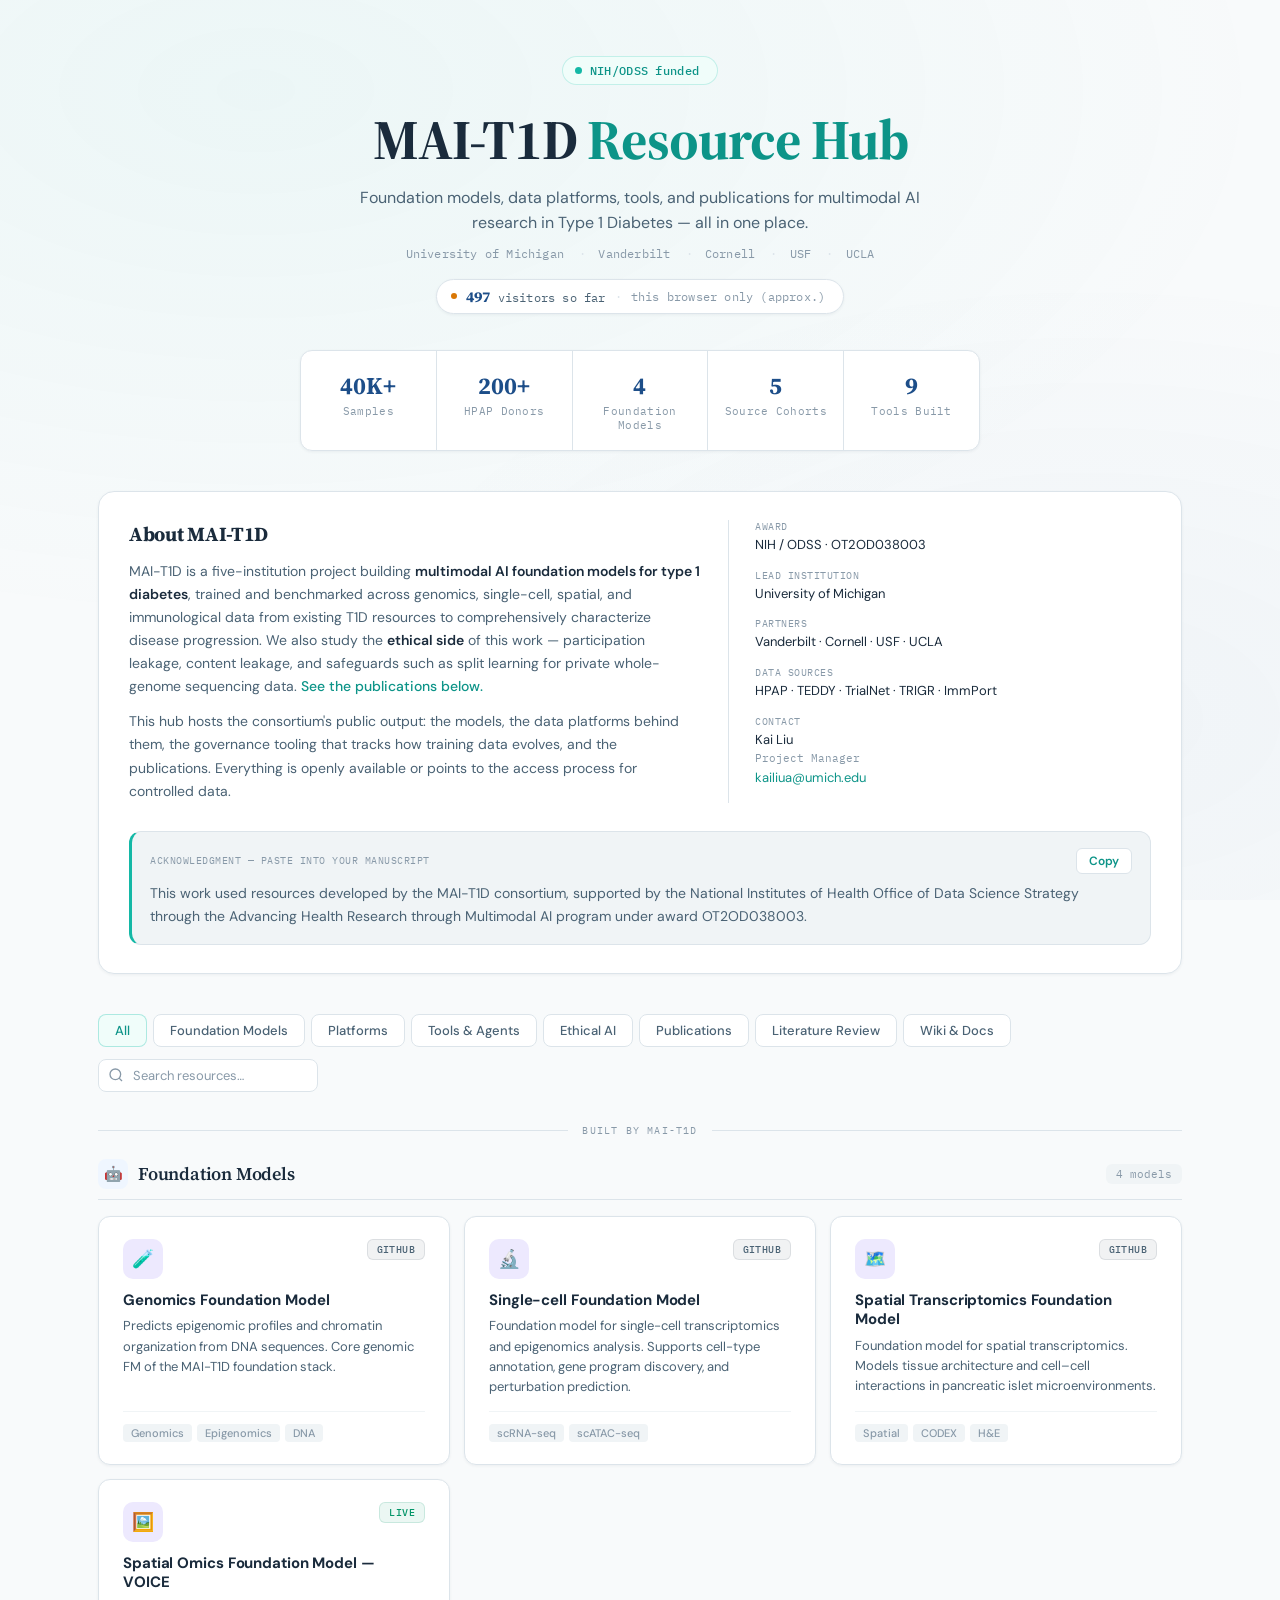
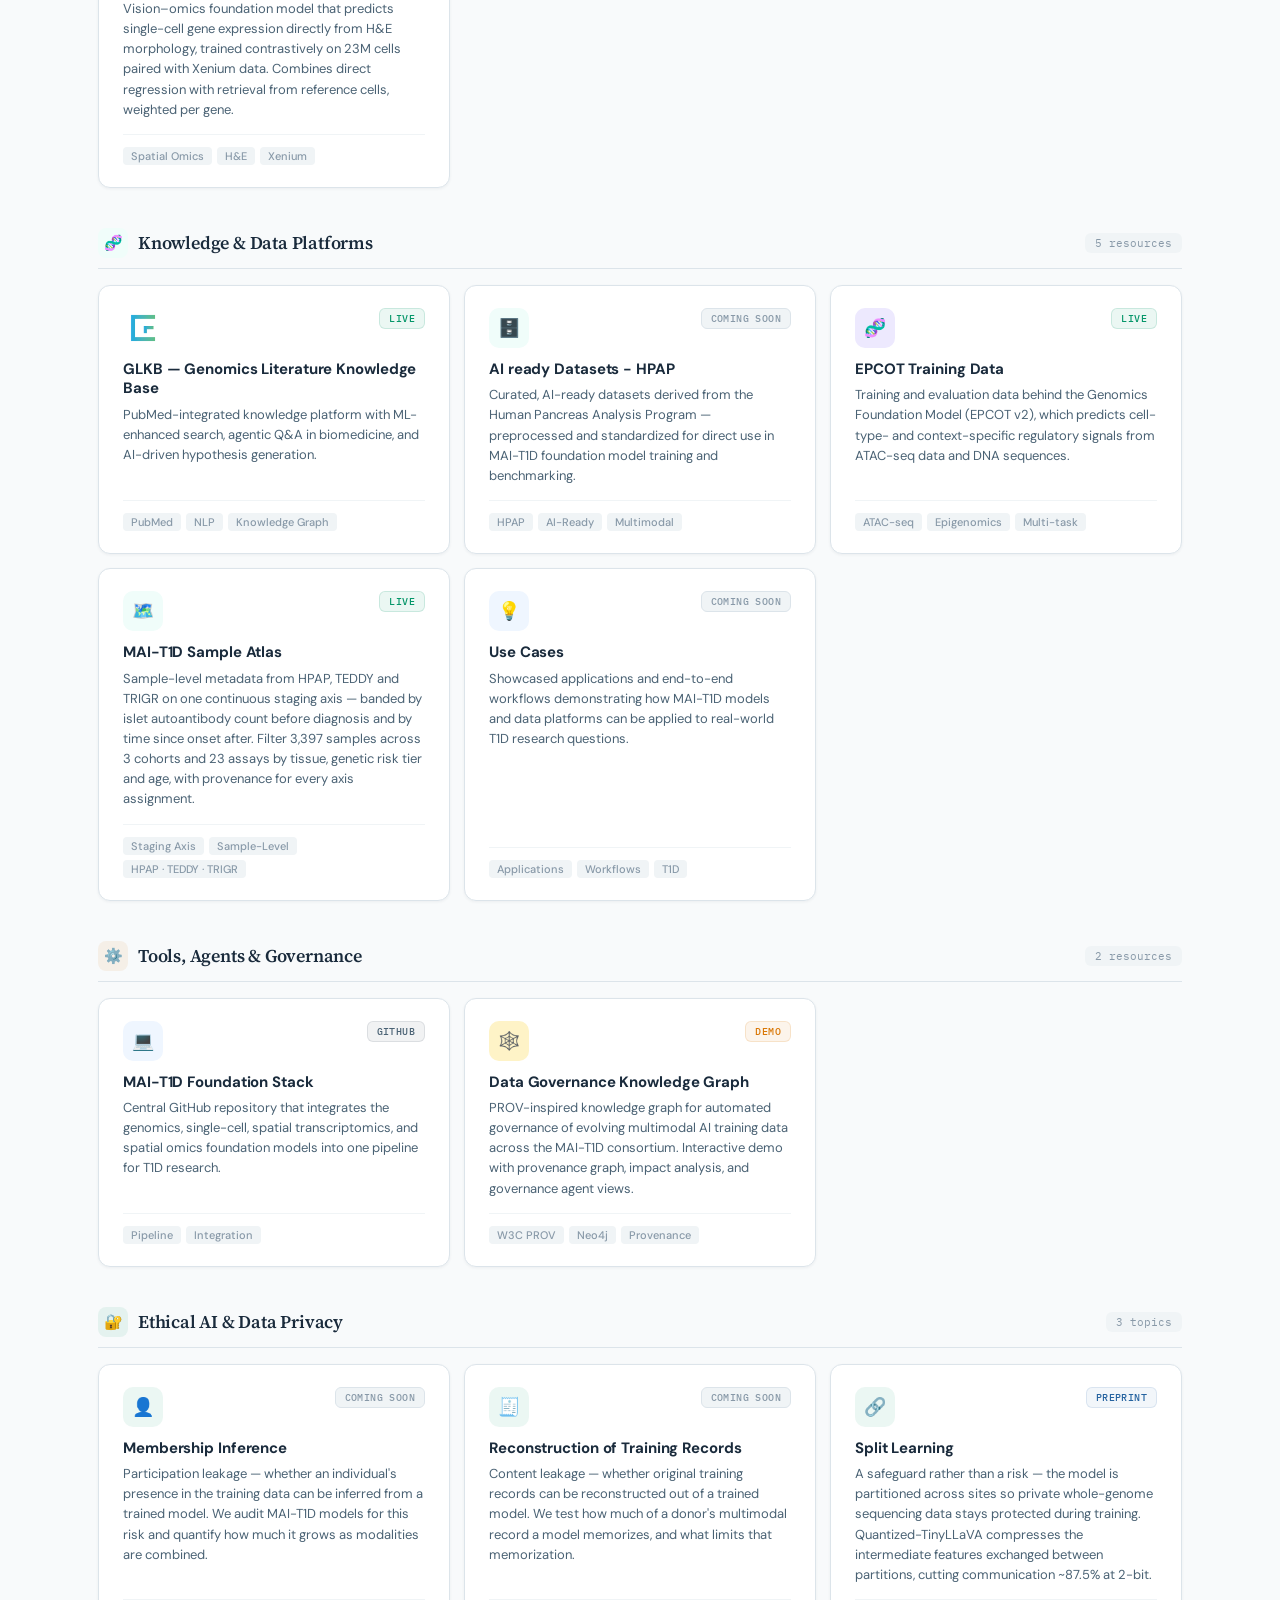
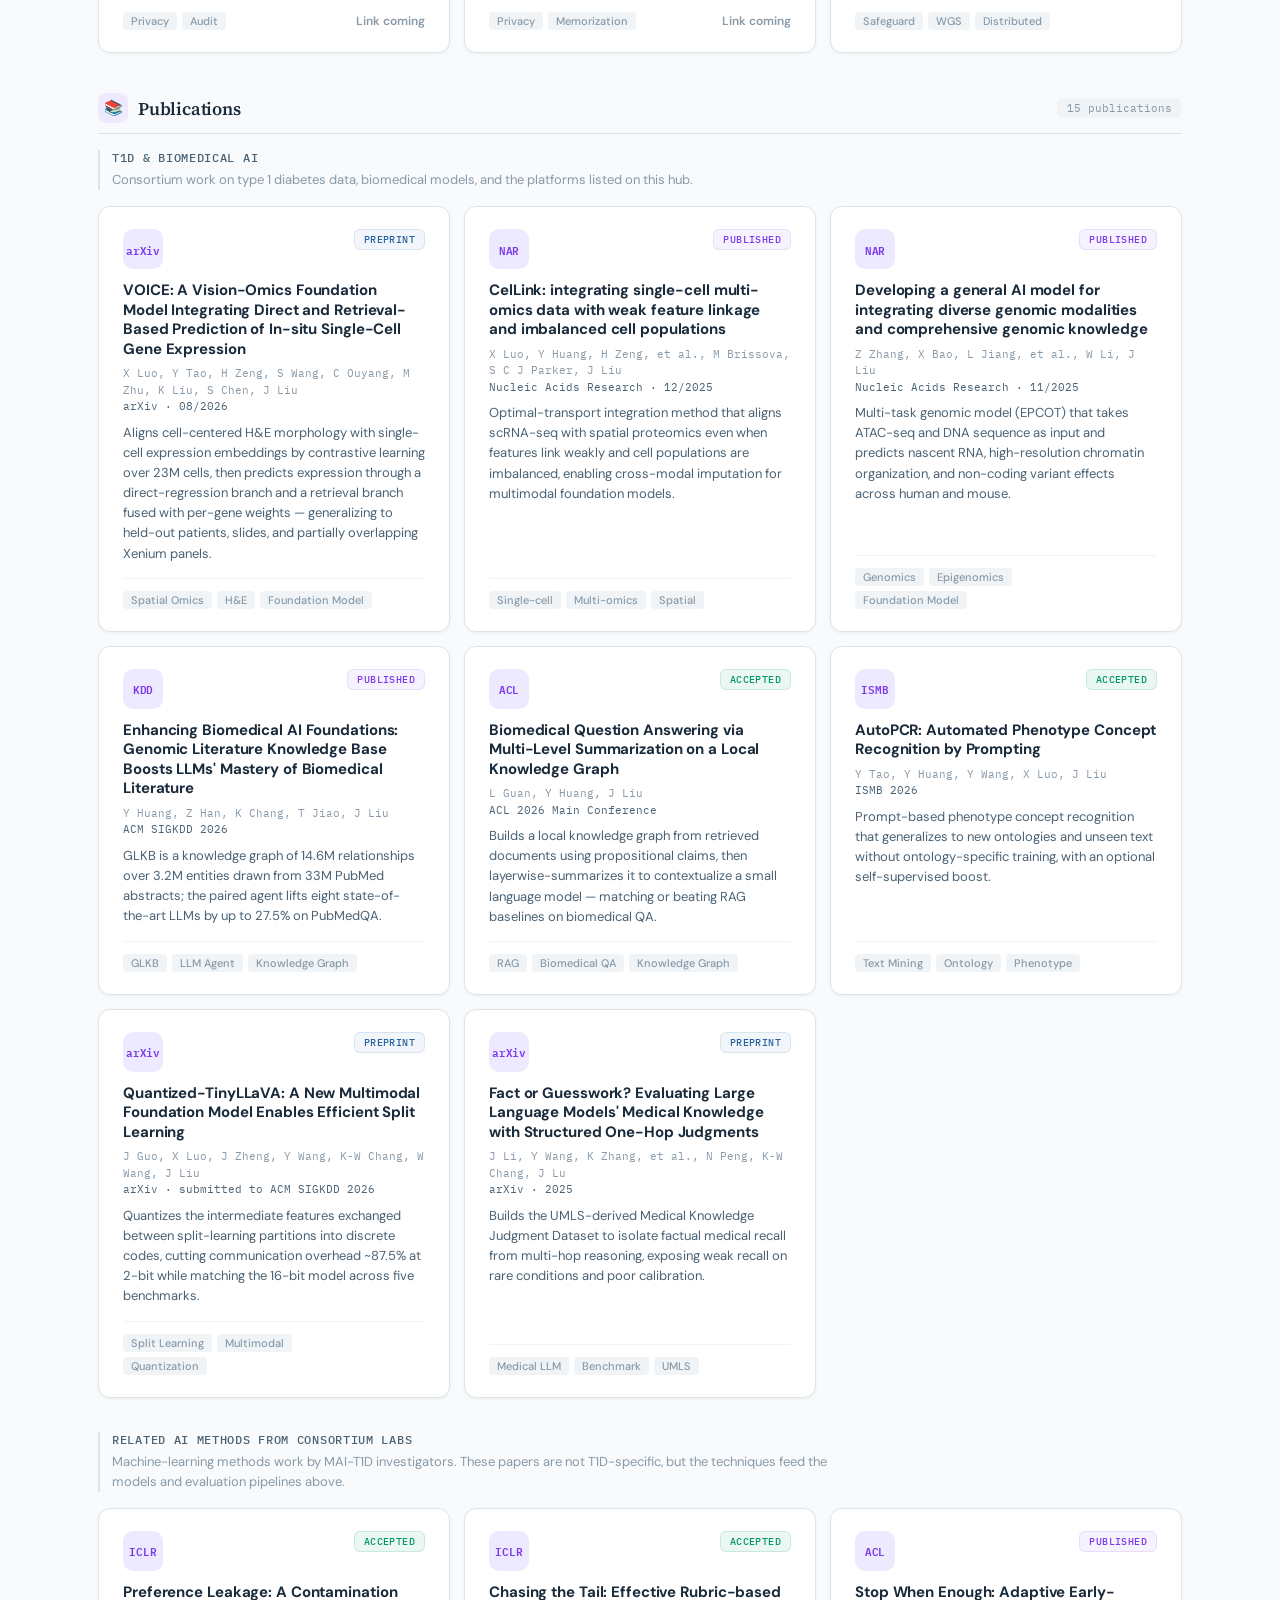
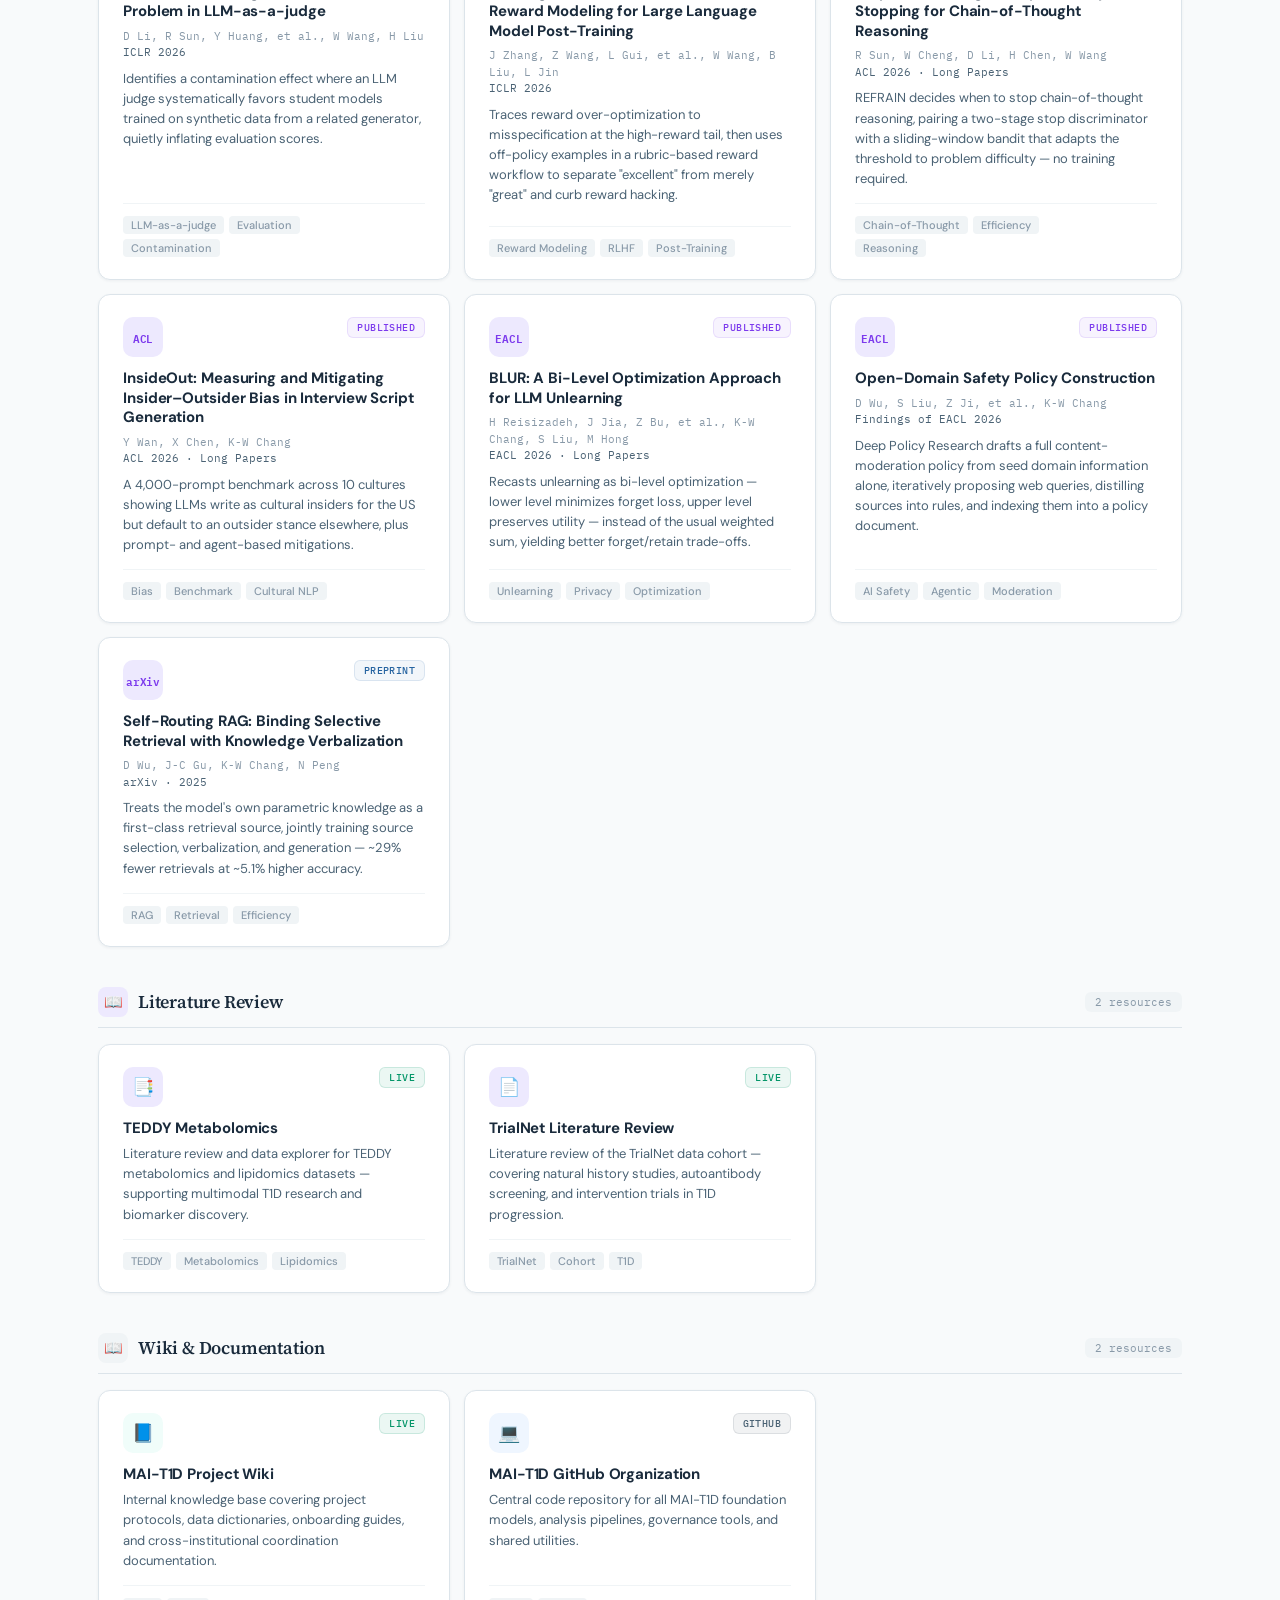
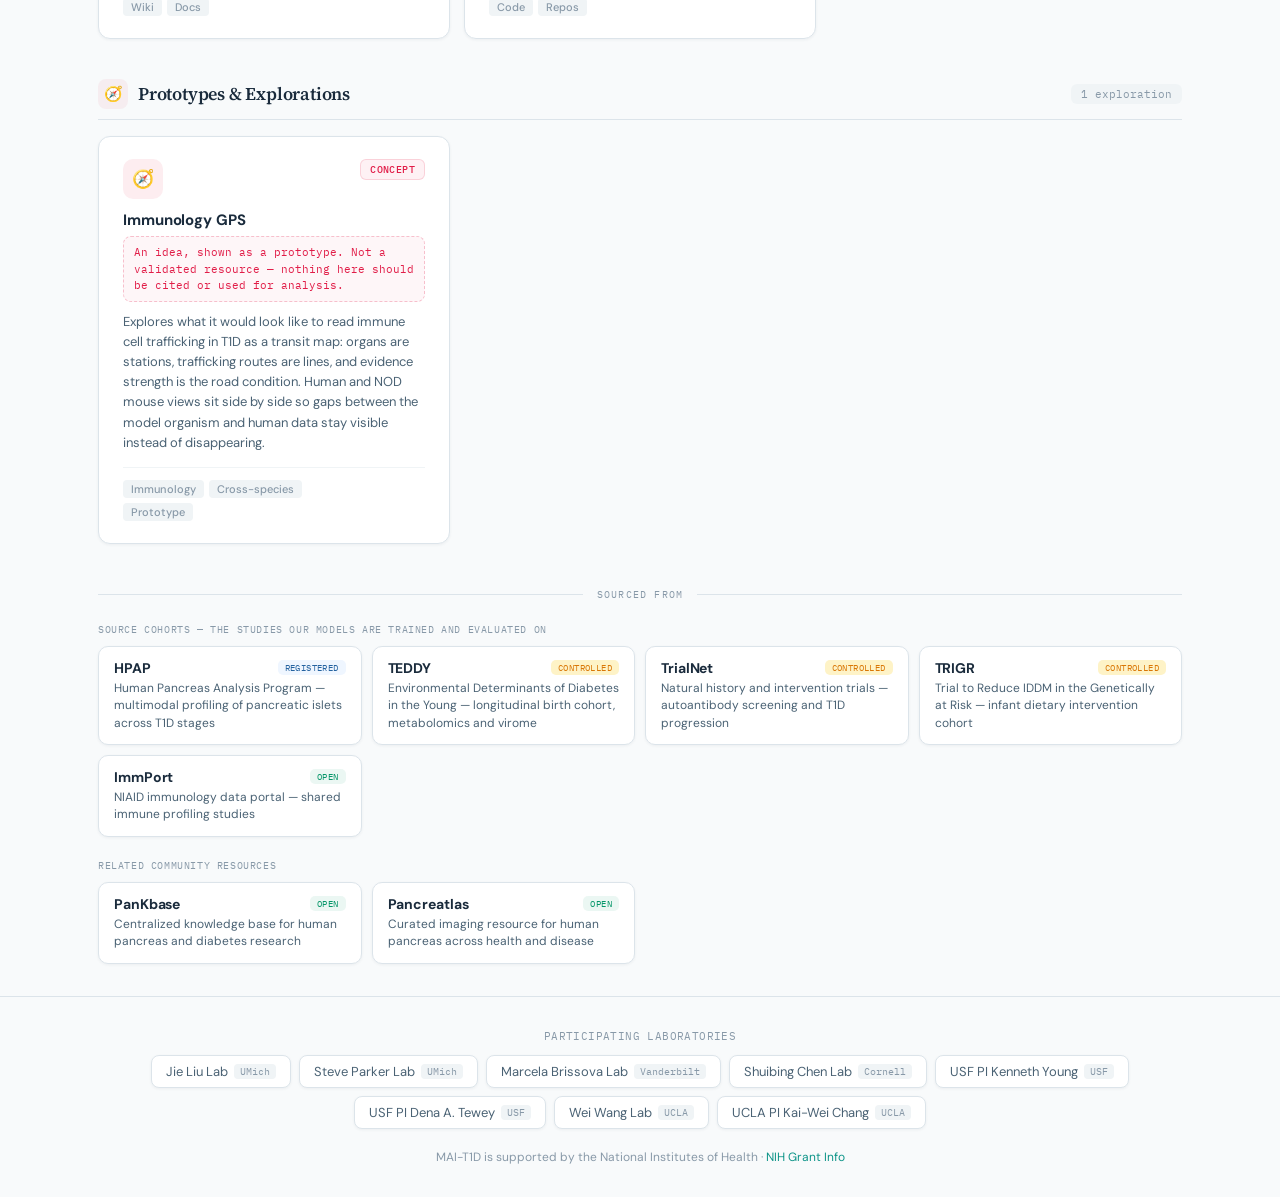
<file: index.html>
<!DOCTYPE html>
<html lang="en">
<head>
<meta charset="UTF-8">
<meta name="viewport" content="width=device-width, initial-scale=1.0">
<title>MAI-T1D Resource Hub</title>
<meta name="description" content="Foundation models, data platforms, tools, and publications from MAI-T1D — an NIH/ODSS-funded five-institution consortium building multimodal AI for type 1 diabetes research.">

<!-- Social preview. Once the hub has a public URL, set og:url and og:image to
     absolute https:// links (og:image must be absolute — relative paths are
     ignored by Slack, X, and LinkedIn) and switch twitter:card to
     summary_large_image. -->
<meta property="og:type" content="website">
<meta property="og:site_name" content="MAI-T1D">
<meta property="og:title" content="MAI-T1D Resource Hub">
<meta property="og:description" content="Foundation models, data platforms, tools, and publications for multimodal AI research in type 1 diabetes.">
<!-- <meta property="og:url" content="https://REPLACE-ME/"> -->
<!-- <meta property="og:image" content="https://REPLACE-ME/social-card.png"> -->
<meta name="twitter:card" content="summary">
<meta name="twitter:title" content="MAI-T1D Resource Hub">
<meta name="twitter:description" content="Foundation models, data platforms, tools, and publications for multimodal AI research in type 1 diabetes.">

<link rel="icon" href="data:image/svg+xml,%3Csvg xmlns='http://www.w3.org/2000/svg' viewBox='0 0 32 32'%3E%3Crect width='32' height='32' rx='7' fill='%230d9488'/%3E%3Ctext x='16' y='23' font-family='Georgia,serif' font-size='19' font-weight='700' fill='%23ffffff' text-anchor='middle'%3EM%3C/text%3E%3C/svg%3E">
<link href="https://fonts.googleapis.com/css2?family=Source+Serif+4:opsz,wght@8..60,400;8..60,600;8..60,700&family=DM+Sans:wght@400;500;600;700&family=IBM+Plex+Mono:wght@400;500&display=swap" rel="stylesheet">
<style>
/* ══════════════════════════════════════════
   DESIGN TOKENS
   Academic clean — GLKB-inspired teal/blue
   ══════════════════════════════════════════ */
:root {
  --bg: #f8fafb;
  --bg-white: #ffffff;
  --bg-subtle: #f0f4f6;
  --bg-hover: #e8f0f4;
  --border: #dce4ea;
  --border-hover: #9ec5d4;
  --text: #1a2b3c;
  --text-secondary: #4a6274;
  --text-muted: #8899a8;
  --teal-600: #0d9488;
  --teal-500: #14b8a6;
  --teal-100: #ccfbf1;
  --teal-50: #f0fdfa;
  --blue-700: #1d4e89;
  --blue-600: #2563a0;
  --blue-500: #3b82c4;
  --blue-100: #dbeafe;
  --blue-50: #eff6ff;
  --emerald-600: #059669;
  --amber-600: #d97706;
  --amber-100: #fef3c7;
  --rose-600: #e11d48;
  --violet-600: #7c3aed;
  --violet-100: #ede9fe;
  --shadow-sm: 0 1px 3px rgba(26,43,60,0.06);
  --shadow-md: 0 4px 16px rgba(26,43,60,0.08);
  --shadow-lg: 0 8px 32px rgba(26,43,60,0.10);
  --shadow-hover: 0 12px 40px rgba(26,43,60,0.13);
  --radius: 12px;
  --radius-lg: 16px;
}

* { margin: 0; padding: 0; box-sizing: border-box; }

body {
  background: var(--bg);
  color: var(--text);
  font-family: 'DM Sans', sans-serif;
  min-height: 100vh;
  -webkit-font-smoothing: antialiased;
}

/* ── Background texture ── */
body::before {
  content: '';
  position: fixed; inset: 0; z-index: 0; pointer-events: none;
  background:
    radial-gradient(ellipse 80% 60% at 20% 10%, rgba(14,184,166,0.05), transparent),
    radial-gradient(ellipse 60% 50% at 85% 80%, rgba(37,99,160,0.04), transparent);
}

.container { max-width: 1140px; margin: 0 auto; padding: 0 28px; position: relative; z-index: 1; }

/* ══════════════════════════════════════════
   HEADER
   ══════════════════════════════════════════ */
header {
  padding: 56px 0 0;
  text-align: center;
}

.project-badge {
  display: inline-flex; align-items: center; gap: 8px;
  background: var(--teal-50);
  border: 1px solid rgba(14,184,166,0.2);
  border-radius: 100px;
  padding: 6px 18px 6px 12px;
  font-family: 'IBM Plex Mono', monospace;
  font-size: 12px; font-weight: 500;
  color: var(--teal-600);
  letter-spacing: 0.3px;
  margin-bottom: 24px;
  animation: fadeUp 0.5s ease both;
}
.project-badge .dot {
  width: 7px; height: 7px;
  background: var(--teal-500);
  border-radius: 50%;
  animation: pulse 2.5s ease-in-out infinite;
}
@keyframes pulse { 0%,100%{opacity:1} 50%{opacity:0.4} }

h1 {
  font-family: 'Source Serif 4', serif;
  font-size: clamp(36px, 5vw, 56px);
  font-weight: 700;
  line-height: 1.1;
  letter-spacing: -1px;
  color: var(--text);
  margin-bottom: 14px;
  animation: fadeUp 0.5s 0.05s ease both;
}
h1 .accent {
  color: var(--teal-600);
}

.subtitle {
  font-size: 16px;
  color: var(--text-secondary);
  max-width: 600px;
  margin: 0 auto 10px;
  line-height: 1.6;
  animation: fadeUp 0.5s 0.1s ease both;
}

.meta-line {
  font-family: 'IBM Plex Mono', monospace;
  font-size: 12px;
  color: var(--text-muted);
  letter-spacing: 0.2px;
  animation: fadeUp 0.5s 0.15s ease both;
}
.meta-line span {
  display: inline-flex; align-items: center; gap: 4px;
}
.meta-line span + span::before {
  content: '·';
  margin: 0 8px;
  color: var(--border);
}

@keyframes fadeUp {
  from { opacity: 0; transform: translateY(12px); }
  to { opacity: 1; transform: translateY(0); }
}

/* ══════════════════════════════════════════
   STATS BAR
   ══════════════════════════════════════════ */
.stats-bar {
  display: flex;
  justify-content: center;
  gap: 0;
  margin: 36px auto 0;
  max-width: 680px;
  border: 1px solid var(--border);
  border-radius: var(--radius);
  background: var(--bg-white);
  overflow: hidden;
  box-shadow: var(--shadow-sm);
  animation: fadeUp 0.5s 0.2s ease both;
}
.stat {
  flex: 1;
  padding: 18px 16px;
  text-align: center;
  border-right: 1px solid var(--border);
}
.stat:last-child { border-right: none; }
.stat-num {
  font-family: 'Source Serif 4', serif;
  font-size: 24px; font-weight: 700;
  color: var(--blue-700);
}
.stat-label {
  font-size: 11px;
  font-family: 'IBM Plex Mono', monospace;
  color: var(--text-muted);
  margin-top: 2px;
  letter-spacing: 0.3px;
}

/* ══════════════════════════════════════════
   FILTER / SEARCH
   ══════════════════════════════════════════ */
.toolbar {
  display: flex;
  align-items: center;
  justify-content: space-between;
  flex-wrap: wrap;
  gap: 12px;
  margin: 40px 0 32px;
  animation: fadeUp 0.5s 0.25s ease both;
}
.filter-group {
  display: flex;
  gap: 6px;
  flex-wrap: wrap;
}
.filter-btn {
  background: var(--bg-white);
  border: 1px solid var(--border);
  border-radius: 8px;
  padding: 7px 16px;
  font-size: 13px;
  font-weight: 500;
  color: var(--text-secondary);
  cursor: pointer;
  transition: all 0.2s ease;
  font-family: 'DM Sans', sans-serif;
}
.filter-btn:hover {
  background: var(--bg-hover);
  color: var(--text);
  border-color: var(--border-hover);
}
.filter-btn.active {
  background: var(--teal-50);
  border-color: rgba(14,184,166,0.3);
  color: var(--teal-600);
}

.search-box {
  position: relative;
}
.search-box input {
  width: 220px;
  background: var(--bg-white);
  border: 1px solid var(--border);
  border-radius: 8px;
  padding: 7px 14px 7px 34px;
  font-size: 13px;
  font-family: 'DM Sans', sans-serif;
  color: var(--text);
  outline: none;
  transition: all 0.2s;
}
.search-box input::placeholder { color: var(--text-muted); }
.search-box input:focus {
  border-color: var(--border-hover);
  box-shadow: 0 0 0 3px rgba(14,184,166,0.08);
}
.search-box svg {
  position: absolute; left: 10px; top: 50%; transform: translateY(-50%);
  width: 16px; height: 16px;
  color: var(--text-muted);
}

/* ══════════════════════════════════════════
   SECTION HEADERS
   ══════════════════════════════════════════ */
.section {
  margin-bottom: 40px;
}
.section-head {
  display: flex;
  align-items: center;
  gap: 10px;
  margin-bottom: 16px;
  padding-bottom: 10px;
  border-bottom: 1px solid var(--border);
}
.section-icon {
  width: 30px; height: 30px;
  border-radius: 8px;
  display: flex; align-items: center; justify-content: center;
  font-size: 15px;
}
.section-head h2 {
  font-family: 'Source Serif 4', serif;
  font-size: 18px;
  font-weight: 600;
  letter-spacing: -0.2px;
  flex: 1;
}
.section-count {
  font-family: 'IBM Plex Mono', monospace;
  font-size: 11px;
  color: var(--text-muted);
  background: var(--bg-subtle);
  border-radius: 6px;
  padding: 3px 10px;
}

/* ── Sub-groups inside a section (used by Publications) ── */
.card-group + .card-group { margin-top: 34px; }
.card-group-head {
  margin-bottom: 16px;
  padding-left: 2px;
  border-left: 2px solid var(--border);
  padding-left: 12px;
}
.card-group-head .cg-title {
  display: block;
  font-family: 'IBM Plex Mono', monospace;
  font-size: 11.5px;
  font-weight: 500;
  letter-spacing: 0.7px;
  text-transform: uppercase;
  color: var(--text-secondary);
  margin-bottom: 5px;
}
.card-group-head .cg-note {
  font-size: 13px;
  color: var(--text-muted);
  line-height: 1.55;
  max-width: 760px;
}

/* ══════════════════════════════════════════
   CARD GRID
   ══════════════════════════════════════════ */
.card-grid {
  display: grid;
  grid-template-columns: repeat(auto-fill, minmax(320px, 1fr));
  gap: 14px;
}

/* ══════════════════════════════════════════
   CARDS
   ══════════════════════════════════════════ */
.card {
  background: var(--bg-white);
  border: 1px solid var(--border);
  border-radius: var(--radius);
  padding: 22px 24px;
  cursor: pointer;
  transition: all 0.3s cubic-bezier(0.25,0.46,0.45,0.94);
  position: relative;
  overflow: hidden;
  text-decoration: none;
  display: flex;
  flex-direction: column;
  color: inherit;
  box-shadow: var(--shadow-sm);
}

.card::after {
  content: '';
  position: absolute;
  top: 0; left: 0;
  width: 4px; height: 100%;
  opacity: 0;
  transition: opacity 0.3s ease;
}

.card:hover {
  border-color: var(--border-hover);
  box-shadow: var(--shadow-hover);
  transform: translateY(-3px);
}
.card:hover::after { opacity: 1; }

.card[data-accent="teal"]::after { background: var(--teal-500); }
.card[data-accent="blue"]::after { background: var(--blue-500); }
.card[data-accent="emerald"]::after { background: var(--emerald-600); }
.card[data-accent="amber"]::after { background: var(--amber-600); }
.card[data-accent="violet"]::after { background: var(--violet-600); }
.card[data-accent="rose"]::after { background: var(--rose-600); }

.card-row-top {
  display: flex;
  align-items: flex-start;
  justify-content: space-between;
  margin-bottom: 12px;
}

.card-icon-wrap {
  width: 40px; height: 40px;
  border-radius: 10px;
  display: flex; align-items: center; justify-content: center;
  font-size: 18px;
  overflow: hidden;
}
.card-icon-wrap img {
  width: 100%; height: 100%;
  object-fit: contain;
  border-radius: 8px;
}
.card-icon-wrap.teal { background: var(--teal-50); color: var(--teal-600); }
.card-icon-wrap.blue { background: var(--blue-50); color: var(--blue-600); }
.card-icon-wrap.emerald { background: rgba(5,150,105,0.08); color: var(--emerald-600); }
.card-icon-wrap.amber { background: var(--amber-100); color: var(--amber-600); }
.card-icon-wrap.violet { background: var(--violet-100); color: var(--violet-600); }
.card-icon-wrap.rose { background: rgba(225,29,72,0.08); color: var(--rose-600); }
.card-icon-wrap.img-wrap { background: var(--bg-white); }

.badge {
  font-family: 'IBM Plex Mono', monospace;
  font-size: 10px;
  font-weight: 500;
  letter-spacing: 0.4px;
  padding: 3px 9px;
  border-radius: 6px;
  text-transform: uppercase;
}
.badge.live { background: rgba(5,150,105,0.08); color: var(--emerald-600); border: 1px solid rgba(5,150,105,0.15); }
.badge.beta { background: rgba(217,119,6,0.08); color: var(--amber-600); border: 1px solid rgba(217,119,6,0.15); }
.badge.coming { background: var(--bg-subtle); color: var(--text-muted); border: 1px solid var(--border); }
.badge.published { background: rgba(124,58,237,0.06); color: var(--violet-600); border: 1px solid rgba(124,58,237,0.12); }
.badge.accepted { background: rgba(5,150,105,0.08); color: var(--emerald-600); border: 1px solid rgba(5,150,105,0.15); }
.badge.submitted { background: rgba(37,99,160,0.06); color: var(--blue-600); border: 1px solid rgba(37,99,160,0.12); }
.badge.github { background: rgba(26,43,60,0.06); color: var(--text-secondary); border: 1px solid rgba(26,43,60,0.1); }
.badge.concept { background: rgba(225,29,72,0.06); color: var(--rose-600); border: 1px solid rgba(225,29,72,0.15); }

/* Marks a card as an exploratory idea rather than a resource people can rely on. */
.idea-note {
  display: block;
  font-family: 'IBM Plex Mono', monospace;
  font-size: 11px;
  line-height: 1.5;
  color: var(--rose-600);
  background: rgba(225,29,72,0.04);
  border: 1px dashed rgba(225,29,72,0.25);
  border-radius: 8px;
  padding: 7px 10px;
  margin-bottom: 10px;
}

.card h3 {
  font-family: 'DM Sans', sans-serif;
  font-size: 15px;
  font-weight: 700;
  margin-bottom: 6px;
  line-height: 1.3;
  letter-spacing: -0.1px;
}
.card .desc {
  font-size: 13px;
  color: var(--text-secondary);
  line-height: 1.55;
  flex: 1;
}
.card .card-footer {
  display: flex;
  align-items: center;
  justify-content: space-between;
  margin-top: 14px;
  padding-top: 12px;
  border-top: 1px solid var(--bg-subtle);
}
.card-tags {
  display: flex;
  flex-wrap: wrap;
  gap: 5px;
}
.tag {
  font-size: 11px;
  padding: 2px 8px;
  border-radius: 4px;
  background: var(--bg-subtle);
  color: var(--text-muted);
  font-weight: 500;
}

.card-link {
  display: flex; align-items: center; gap: 4px;
  font-size: 12px;
  font-weight: 600;
  color: var(--teal-600);
  opacity: 0;
  transform: translateX(-4px);
  transition: all 0.3s ease;
}
.card:hover .card-link {
  opacity: 1;
  transform: translateX(0);
}
.card-link svg {
  width: 14px; height: 14px;
}

/* ══════════════════════════════════════════
   WIKI MODAL OVERLAY
   ══════════════════════════════════════════ */
.wiki-overlay {
  display: none;
  position: fixed;
  inset: 0;
  z-index: 1000;
  background: var(--bg);
  overflow-y: auto;
}
.wiki-overlay.active { display: block; }
.wiki-overlay-inner {
  max-width: 640px;
  margin: 80px auto;
  padding: 0 28px;
}
.wiki-back-btn {
  display: inline-flex;
  align-items: center;
  gap: 6px;
  font-size: 13px;
  font-weight: 600;
  color: var(--teal-600);
  cursor: pointer;
  background: none;
  border: none;
  font-family: 'DM Sans', sans-serif;
  margin-bottom: 40px;
  padding: 0;
}
.wiki-back-btn:hover { opacity: 0.75; }
.wiki-page-icon {
  width: 56px; height: 56px;
  border-radius: 14px;
  background: var(--teal-50);
  display: flex; align-items: center; justify-content: center;
  font-size: 26px;
  margin-bottom: 20px;
}
.wiki-page-title {
  font-family: 'Source Serif 4', serif;
  font-size: 28px;
  font-weight: 700;
  color: var(--text);
  margin-bottom: 16px;
}
.wiki-access-notice {
  background: var(--bg-white);
  border: 1px solid var(--border);
  border-left: 4px solid var(--teal-500);
  border-radius: var(--radius);
  padding: 20px 24px;
  font-size: 15px;
  color: var(--text-secondary);
  line-height: 1.6;
  box-shadow: var(--shadow-sm);
}
.wiki-access-notice strong {
  color: var(--text);
}

/* ══════════════════════════════════════════
   FOOTER
   ══════════════════════════════════════════ */
footer {
  margin-top: 32px;
  padding: 32px 0;
  border-top: 1px solid var(--border);
  text-align: center;
}
.footer-label {
  font-family: 'IBM Plex Mono', monospace;
  font-size: 11px;
  color: var(--text-muted);
  letter-spacing: 0.4px;
  text-transform: uppercase;
  margin-bottom: 12px;
}
.pi-labs {
  display: flex;
  justify-content: center;
  flex-wrap: wrap;
  gap: 8px;
}
.pi-chip {
  display: inline-flex;
  align-items: center;
  gap: 6px;
  background: var(--bg-white);
  border: 1px solid var(--border);
  border-radius: 8px;
  padding: 7px 14px;
  font-size: 13px;
  color: var(--text-secondary);
  text-decoration: none;
  transition: all 0.2s;
  box-shadow: var(--shadow-sm);
}
.pi-chip:hover {
  border-color: var(--border-hover);
  color: var(--text);
  box-shadow: var(--shadow-md);
}
.pi-chip .inst {
  font-family: 'IBM Plex Mono', monospace;
  font-size: 10px;
  color: var(--text-muted);
  background: var(--bg-subtle);
  padding: 1px 6px;
  border-radius: 4px;
}

.footer-bottom {
  margin-top: 20px;
  font-size: 12px;
  color: var(--text-muted);
}
.footer-bottom a {
  color: var(--teal-600);
  text-decoration: none;
}

/* ══════════════════════════════════════════
   ABOUT BLOCK
   ══════════════════════════════════════════ */
.about-block {
  display: grid;
  grid-template-columns: 1.35fr 1fr;
  gap: 28px;
  margin: 40px 0 0;
  padding: 28px 30px;
  background: var(--bg-white);
  border: 1px solid var(--border);
  border-radius: var(--radius-lg);
  box-shadow: var(--shadow-sm);
  animation: fadeUp 0.5s 0.22s ease both;
}
.about-block h2 {
  font-family: 'Source Serif 4', serif;
  font-size: 20px;
  font-weight: 700;
  letter-spacing: -0.3px;
  margin-bottom: 12px;
}
.about-block p {
  font-size: 14px;
  line-height: 1.65;
  color: var(--text-secondary);
  margin-bottom: 12px;
}
.about-block p:last-of-type { margin-bottom: 0; }
.about-block strong { color: var(--text); font-weight: 600; }
.about-block p a { color: var(--teal-600); text-decoration: none; font-weight: 500; }
.about-block p a:hover { text-decoration: underline; }

.about-facts {
  border-left: 1px solid var(--border);
  padding-left: 26px;
  display: flex;
  flex-direction: column;
  gap: 14px;
}
.fact-row dt {
  font-family: 'IBM Plex Mono', monospace;
  font-size: 10px;
  letter-spacing: 0.5px;
  text-transform: uppercase;
  color: var(--text-muted);
  margin-bottom: 3px;
}
.fact-row dd {
  font-size: 13px;
  color: var(--text);
  line-height: 1.45;
}
.fact-row dd a { color: var(--teal-600); text-decoration: none; }
.fact-row dd a:hover { text-decoration: underline; }
.fact-row dd .role {
  display: block;
  font-family: 'IBM Plex Mono', monospace;
  font-size: 11px;
  color: var(--text-muted);
  margin: 1px 0 2px;
}

.cite-box {
  grid-column: 1 / -1;
  background: var(--bg-subtle);
  border: 1px solid var(--border);
  border-left: 3px solid var(--teal-500);
  border-radius: var(--radius);
  padding: 16px 18px;
}
.cite-head {
  display: flex;
  align-items: center;
  justify-content: space-between;
  gap: 12px;
  margin-bottom: 8px;
}
.cite-label {
  font-family: 'IBM Plex Mono', monospace;
  font-size: 10px;
  letter-spacing: 0.5px;
  text-transform: uppercase;
  color: var(--text-muted);
}
.copy-btn {
  font-family: 'DM Sans', sans-serif;
  font-size: 12px;
  font-weight: 600;
  color: var(--teal-600);
  background: var(--bg-white);
  border: 1px solid var(--border);
  border-radius: 6px;
  padding: 4px 12px;
  cursor: pointer;
  transition: all 0.2s;
}
.copy-btn:hover { border-color: var(--border-hover); background: var(--teal-50); }
.copy-btn.is-copied { color: var(--emerald-600); border-color: rgba(5,150,105,0.3); }
.cite-text {
  font-size: 13px;
  line-height: 1.6;
  color: var(--text-secondary);
}

/* ══════════════════════════════════════════
   PUBLICATION CARDS
   ══════════════════════════════════════════ */
.pub-meta {
  font-family: 'IBM Plex Mono', monospace;
  font-size: 11px;
  color: var(--text-muted);
  line-height: 1.5;
  margin-bottom: 8px;
}
.pub-meta .venue { color: var(--text-secondary); }

/* Publication cards carry the venue abbreviation in the icon slot rather than
   an emoji — it is the one piece of metadata worth reading at a glance, and it
   renders identically on every platform. Keep marks to 5 characters or fewer. */
.card-icon-wrap.venue-mark {
  font-family: 'IBM Plex Mono', monospace;
  font-size: 11px;
  font-weight: 600;
  letter-spacing: -0.2px;
}
.card.is-placeholder { cursor: default; }
.card.is-placeholder:hover {
  transform: none;
  box-shadow: var(--shadow-sm);
  border-color: var(--border);
}
.card.is-placeholder:hover::after { opacity: 0; }
.card-link.muted { color: var(--text-muted); opacity: 1; transform: none; }

.demo-flag {
  font-family: 'IBM Plex Mono', monospace;
  font-size: 10px;
  letter-spacing: 0.4px;
  text-transform: uppercase;
  color: var(--amber-600);
  background: rgba(217,119,6,0.08);
  border: 1px solid rgba(217,119,6,0.18);
  border-radius: 6px;
  padding: 3px 9px;
}

.empty-state {
  display: none;
  text-align: center;
  padding: 56px 20px;
  color: var(--text-muted);
  font-size: 14px;
}
.empty-state.is-visible { display: block; }
.empty-state strong { color: var(--text-secondary); display: block; font-size: 15px; margin-bottom: 6px; }

/* ══════════════════════════════════════════
   BAND LABEL
   ══════════════════════════════════════════ */
.band-label {
  display: flex;
  align-items: center;
  gap: 14px;
  margin: 8px 0 22px;
  font-family: 'IBM Plex Mono', monospace;
  font-size: 10px;
  letter-spacing: 1.2px;
  text-transform: uppercase;
  color: var(--text-muted);
}
.band-rule { flex: 1; height: 1px; background: var(--border); }

/* ══════════════════════════════════════════
   DATA SOURCES
   ══════════════════════════════════════════ */
.sources-block { margin: 44px 0 8px; }
.sources-group { margin-bottom: 22px; }
.sources-group-label {
  font-family: 'IBM Plex Mono', monospace;
  font-size: 10px;
  letter-spacing: 0.6px;
  text-transform: uppercase;
  color: var(--text-muted);
  margin-bottom: 10px;
}
.source-grid {
  display: grid;
  grid-template-columns: repeat(auto-fill, minmax(240px, 1fr));
  gap: 10px;
}
.source-chip {
  display: flex;
  flex-direction: column;
  gap: 3px;
  background: var(--bg-white);
  border: 1px solid var(--border);
  border-radius: 10px;
  padding: 12px 15px;
  text-decoration: none;
  color: inherit;
  box-shadow: var(--shadow-sm);
  transition: border-color 0.2s, box-shadow 0.2s;
}
.source-chip:hover { border-color: var(--border-hover); box-shadow: var(--shadow-md); }
.sc-top { display: flex; align-items: center; justify-content: space-between; gap: 8px; }
.sc-name { font-size: 14px; font-weight: 700; letter-spacing: -0.1px; }
.sc-role { font-size: 12px; color: var(--text-secondary); line-height: 1.45; }
.sc-access {
  font-family: 'IBM Plex Mono', monospace;
  font-size: 9px;
  letter-spacing: 0.4px;
  text-transform: uppercase;
  padding: 2px 7px;
  border-radius: 5px;
  white-space: nowrap;
  flex: none;
}
.sc-access.open { background: rgba(5,150,105,0.08); color: var(--emerald-600); }
.sc-access.registered { background: var(--blue-50); color: var(--blue-600); }
.sc-access.controlled { background: var(--amber-100); color: var(--amber-600); }

/* ══════════════════════════════════════════
   VISITOR COUNTER
   ══════════════════════════════════════════ */
.visitor-counter {
  display: inline-flex;
  align-items: center;
  gap: 9px;
  margin: 18px auto 0;
  background: var(--bg-white);
  border: 1px solid var(--border);
  border-radius: 100px;
  padding: 6px 18px 6px 14px;
  font-family: 'IBM Plex Mono', monospace;
  font-size: 12px;
  color: var(--text-secondary);
  letter-spacing: 0.2px;
  box-shadow: var(--shadow-sm);
  animation: fadeUp 0.5s ease both;
}
.visitor-counter .vc-dot {
  width: 6px; height: 6px;
  border-radius: 50%;
  background: var(--emerald-600);
  animation: pulse 2.5s ease-in-out infinite;
  flex: none;
}
.visitor-counter.is-local .vc-dot { background: var(--amber-600); animation: none; }
.visitor-counter.is-pending { color: var(--text-muted); }
.visitor-counter.is-pending .vc-dot { background: var(--text-muted); }
.vc-num {
  font-family: 'Source Serif 4', serif;
  font-weight: 700;
  font-size: 15px;
  color: var(--blue-700);
  font-variant-numeric: tabular-nums;
}
.vc-sep { color: var(--border); }
.vc-total { color: var(--text-muted); }

@media (prefers-reduced-motion: reduce) {
  * { animation-duration: 0.01ms !important; transition-duration: 0.01ms !important; }
}

/* ══════════════════════════════════════════
   RESPONSIVE
   ══════════════════════════════════════════ */
@media (max-width: 768px) {
  .container { padding: 0 16px; }
  header { padding: 36px 0 0; }
  .card-grid { grid-template-columns: 1fr; }
  .stats-bar { flex-wrap: wrap; }
  .stat { min-width: 33.3%; border-bottom: 1px solid var(--border); }
  .toolbar { flex-direction: column; align-items: flex-start; }
  .about-block { grid-template-columns: 1fr; padding: 24px 20px; gap: 22px; }
  .about-facts { border-left: none; border-top: 1px solid var(--border); padding-left: 0; padding-top: 20px; }
  .search-box input { width: 100%; }
}

/* ══════════════════════════════════════════
   UTILITY
   ══════════════════════════════════════════ */
.hidden { display: none !important; }
</style>

<!-- ═══════ Microsoft Clarity ═══════ -->
<script type="text/javascript">
    (function(c,l,a,r,i,t,y){
        c[a]=c[a]||function(){(c[a].q=c[a].q||[]).push(arguments)};
        t=l.createElement(r);t.async=1;t.src="https://www.clarity.ms/tag/"+i;
        y=l.getElementsByTagName(r)[0];y.parentNode.insertBefore(t,y);
    })(window, document, "clarity", "script", "wt2guz9ppg");
</script>

<!-- Google tag (gtag.js) -->
<script async src="https://www.googletagmanager.com/gtag/js?id=G-SFHVYR3HSS"></script>
<script>
  window.dataLayer = window.dataLayer || [];
  function gtag(){dataLayer.push(arguments);}
  gtag('js', new Date());

  gtag('config', 'G-SFHVYR3HSS');
</script>

</head>
<body>

<!-- ═══════ WIKI SUBPAGE OVERLAY ═══════ -->
<div class="wiki-overlay" id="wikiOverlay">
  <div class="wiki-overlay-inner">
    <button class="wiki-back-btn" onclick="closeWikiPage()">
      <svg width="16" height="16" viewBox="0 0 24 24" fill="none" stroke="currentColor" stroke-width="2"><path d="M19 12H5M12 5l-7 7 7 7"/></svg>
      Back to Resource Hub
    </button>
    <div class="wiki-page-icon">📘</div>
    <div class="wiki-page-title">MAI-T1D Project Wiki</div>
    <div class="wiki-access-notice">
      Access is limited to consortium members and NIH review — request it by emailing
      <strong><span class="email" data-user="kailiua" data-domain="umich.edu">kailiua [at] umich.edu</span></strong>.
    </div>
  </div>
</div>

<div class="container">

<!-- ═══════ HEADER ═══════ -->
<header>
  <div class="project-badge">
    <span class="dot"></span>
    NIH/ODSS funded
  </div>
  <h1>MAI-T1D <span class="accent">Resource Hub</span></h1>
  <p class="subtitle">
    Foundation models, data platforms, tools, and publications for multimodal AI research in Type 1 Diabetes — all in one place.
  </p>
  <p class="meta-line">
    <span>University of Michigan</span>
    <span>Vanderbilt</span>
    <span>Cornell</span>
    <span>USF</span>
    <span>UCLA</span>
  </p>

  <div class="visitor-counter is-pending" id="visitorCounter" aria-live="polite">
    <span class="vc-dot"></span>
    <span><span class="vc-num" id="vcNum">356</span> visitors so far</span>
    <span class="vc-sep">·</span>
    <span class="vc-total" id="vcTotal">counting…</span>
  </div>
</header>

<!-- ═══════ STATS ═══════ -->
<div class="stats-bar">
  <div class="stat"><div class="stat-num">40K+</div><div class="stat-label">Samples</div></div>
  <div class="stat"><div class="stat-num">200+</div><div class="stat-label">HPAP Donors</div></div>
  <div class="stat"><div class="stat-num" id="statModels">4</div><div class="stat-label">Foundation Models</div></div>
  <div class="stat"><div class="stat-num" id="statCohorts">5</div><div class="stat-label">Source Cohorts</div></div>
  <div class="stat"><div class="stat-num" id="statBuilt">7</div><div class="stat-label">Tools Built</div></div>
</div>

<!-- ═══════════════════════════════════════
     ABOUT
     ═══════════════════════════════════════ -->
<section class="about-block" id="about" data-hide-on-filter>
  <div>
    <h2>About MAI-T1D</h2>
    <p>
      MAI-T1D is a five-institution project building <strong>multimodal AI foundation models
      for type 1 diabetes</strong>, trained and benchmarked across genomics, single-cell,
      spatial, and immunological data from existing T1D resources to comprehensively
      characterize disease progression. We also study the <strong>ethical side</strong> of this
      work — participation leakage, content leakage, and safeguards such as split learning for
      private whole-genome sequencing data.
      <a href="#publications">See the publications below.</a>
    </p>
    <p>
      This hub hosts the consortium's public output: the models, the data platforms behind them,
      the governance tooling that tracks how training data evolves, and the publications.
      Everything is openly available or points to the access process for controlled data.
    </p>
  </div>

  <dl class="about-facts">
    <div class="fact-row">
      <dt>Award</dt>
      <dd>NIH / ODSS · OT2OD038003</dd>
    </div>
    <div class="fact-row">
      <dt>Lead institution</dt>
      <dd>University of Michigan</dd>
    </div>
    <div class="fact-row">
      <dt>Partners</dt>
      <dd>Vanderbilt · Cornell · USF · UCLA</dd>
    </div>
    <div class="fact-row">
      <dt>Data sources</dt>
      <dd>HPAP · TEDDY · TrialNet · TRIGR · ImmPort</dd>
    </div>
    <div class="fact-row">
      <dt>Contact</dt>
      <dd>Kai Liu<span class="role">Project Manager</span><span class="email" data-user="kailiua" data-domain="umich.edu">kailiua [at] umich.edu</span></dd>
    </div>
  </dl>

  <div class="cite-box">
    <div class="cite-head">
      <span class="cite-label">Acknowledgment — paste into your manuscript</span>
      <button class="copy-btn" type="button" id="citeCopyBtn" data-copy-target="citeText">Copy</button>
    </div>
    <p class="cite-text" id="citeText">This work used resources developed by the MAI-T1D consortium, supported by the National Institutes of Health Office of Data Science Strategy through the Advancing Health Research through Multimodal AI program under award OT2OD038003.</p>
  </div>
</section>

<!-- ═══════ TOOLBAR ═══════ -->
<div class="toolbar">
  <div class="filter-group" id="filterGroup">
    <button class="filter-btn active" type="button" data-filter="all" aria-pressed="true">All</button>
    <button class="filter-btn" type="button" data-filter="fm" aria-pressed="false">Foundation Models</button>
    <button class="filter-btn" type="button" data-filter="platform" aria-pressed="false">Platforms</button>
    <button class="filter-btn" type="button" data-filter="tool" aria-pressed="false">Tools &amp; Agents</button>
    <button class="filter-btn" type="button" data-filter="ethics" aria-pressed="false">Ethical AI</button>
    <button class="filter-btn" type="button" data-filter="pub" aria-pressed="false">Publications</button>
    <button class="filter-btn" type="button" data-filter="litreview" aria-pressed="false">Literature Review</button>
    <button class="filter-btn" type="button" data-filter="wiki" aria-pressed="false">Wiki &amp; Docs</button>
  </div>
  <div class="search-box">
    <svg viewBox="0 0 24 24" fill="none" stroke="currentColor" stroke-width="2"><circle cx="11" cy="11" r="8"/><path d="m21 21-4.3-4.3"/></svg>
    <input type="text" id="searchInput" placeholder="Search resources…" oninput="doSearch()">
  </div>
</div>

<!-- ═══════════════════════════════════════
     BUILT BY THE CONSORTIUM
     Everything from here down to Publications is
     MAI-T1D output. External resources live in the
     "Data sources" block near the footer.
     ═══════════════════════════════════════ -->
<div class="band-label" data-hide-on-filter>
  <span class="band-rule"></span>
  <span>Built by MAI-T1D</span>
  <span class="band-rule"></span>
</div>

<!-- ═══════════════════════════════════════
     SECTION: Foundation Models
     ═══════════════════════════════════════ -->
<div class="section" data-section="fm">
  <div class="section-head">
    <div class="section-icon" style="background:var(--blue-50);color:var(--blue-600)">🤖</div>
    <h2>Foundation Models</h2>
    <span class="section-count">4 models</span>
  </div>
  <div class="card-grid">

    <!-- EPCOT-v2 -->
    <a class="card" data-origin="mai-t1d" data-accent="violet" data-cat="fm" data-search="epcot genomics foundation model dna chromatin epigenomics" href="https://epcot.io/" target="_blank" rel="noopener noreferrer">
      <div class="card-row-top">
        <div class="card-icon-wrap violet">🧪</div>
        <span class="badge github">GitHub</span>
      </div>
      <h3>Genomics Foundation Model</h3>
      <p class="desc">Predicts epigenomic profiles and chromatin organization from DNA sequences. Core genomic FM of the MAI-T1D foundation stack.</p>
      <div class="card-footer">
        <div class="card-tags"><span class="tag">Genomics</span><span class="tag">Epigenomics</span><span class="tag">DNA</span></div>
        <span class="card-link">GitHub <svg viewBox="0 0 24 24" fill="none" stroke="currentColor" stroke-width="2"><path d="M7 17 17 7M7 7h10v10"/></svg></span>
      </div>
    </a>

    <!-- scFM -->
    <a class="card" data-origin="mai-t1d" data-accent="violet" data-cat="fm" data-search="single cell foundation model rna scfm epiagent transcriptomics" href="https://github.com/BaoXinyu2002/single_cell_FM" target="_blank" rel="noopener noreferrer">
      <div class="card-row-top">
        <div class="card-icon-wrap violet">🔬</div>
        <span class="badge github">GitHub</span>
      </div>
      <h3>Single-cell Foundation Model</h3>
      <p class="desc">Foundation model for single-cell transcriptomics and epigenomics analysis. Supports cell-type annotation, gene program discovery, and perturbation prediction.</p>
      <div class="card-footer">
        <div class="card-tags"><span class="tag">scRNA-seq</span><span class="tag">scATAC-seq</span></div>
        <span class="card-link">GitHub <svg viewBox="0 0 24 24" fill="none" stroke="currentColor" stroke-width="2"><path d="M7 17 17 7M7 7h10v10"/></svg></span>
      </div>
    </a>

    <!-- Kronos -->
    <a class="card" data-origin="mai-t1d" data-accent="violet" data-cat="fm" data-search="spatial transcriptomics foundation model tissue kronos codex islet microenvironment" href="https://github.com/yctao7/BioSpatialFM" target="_blank" rel="noopener noreferrer">
      <div class="card-row-top">
        <div class="card-icon-wrap violet">🗺️</div>
        <span class="badge github">GitHub</span>
      </div>
      <h3>Spatial Transcriptomics Foundation Model</h3>
      <p class="desc">Foundation model for spatial transcriptomics. Models tissue architecture and cell–cell interactions in pancreatic islet microenvironments.</p>
      <div class="card-footer">
        <div class="card-tags"><span class="tag">Spatial</span><span class="tag">CODEX</span><span class="tag">H&amp;E</span></div>
        <span class="card-link">GitHub <svg viewBox="0 0 24 24" fill="none" stroke="currentColor" stroke-width="2"><path d="M7 17 17 7M7 7h10v10"/></svg></span>
      </div>
    </a>

    <!-- VOICE — vision–omics FM, arXiv:2608.08366 -->
    <a class="card" data-origin="mai-t1d" data-accent="violet" data-cat="fm" data-search="voice spatial omics foundation model vision omics h&amp;e xenium single-cell gene expression prediction retrieval contrastive luo tao zeng wang chen liu arxiv 2608.08366 histology demo" href="https://voice-histology.vercel.app/" target="_blank" rel="noopener noreferrer">
      <div class="card-row-top">
        <div class="card-icon-wrap violet">🖼️</div>
        <span class="badge live">Live</span>
      </div>
      <h3>Spatial Omics Foundation Model — VOICE</h3>
      <p class="desc">Vision–omics foundation model that predicts single-cell gene expression directly from H&amp;E morphology, trained contrastively on 23M cells paired with Xenium data. Combines direct regression with retrieval from reference cells, weighted per gene.</p>
      <div class="card-footer">
        <div class="card-tags"><span class="tag">Spatial Omics</span><span class="tag">H&amp;E</span><span class="tag">Xenium</span></div>
        <span class="card-link">Visit <svg viewBox="0 0 24 24" fill="none" stroke="currentColor" stroke-width="2"><path d="M7 17 17 7M7 7h10v10"/></svg></span>
      </div>
    </a>

  </div>
</div>

<!-- ═══════════════════════════════════════
     SECTION: Knowledge & Data Platforms
     ═══════════════════════════════════════ -->
<div class="section" data-section="platform">
  <div class="section-head">
    <div class="section-icon" style="background:var(--teal-50);color:var(--teal-600)">🧬</div>
    <h2>Knowledge &amp; Data Platforms</h2>
    <span class="section-count">9 resources</span>
  </div>
  <div class="card-grid">

    <!-- GLKB -->
    <a class="card" data-origin="mai-t1d" data-accent="teal" data-cat="platform" data-search="glkb genomics literature knowledge base pubmed agentic qa hypothesis" href="https://glkb.org" target="_blank" rel="noopener noreferrer">
      <div class="card-row-top">
        <div class="card-icon-wrap img-wrap"><img src="ICONS/GLKB.png" alt="GLKB"></div>
        <span class="badge live">Live</span>
      </div>
      <h3>GLKB — Genomics Literature Knowledge Base</h3>
      <p class="desc">PubMed-integrated knowledge platform with ML-enhanced search, agentic Q&amp;A in biomedicine, and AI-driven hypothesis generation.</p>
      <div class="card-footer">
        <div class="card-tags"><span class="tag">PubMed</span><span class="tag">NLP</span><span class="tag">Knowledge Graph</span></div>
        <span class="card-link">Visit <svg viewBox="0 0 24 24" fill="none" stroke="currentColor" stroke-width="2"><path d="M7 17 17 7M7 7h10v10"/></svg></span>
      </div>
    </a>

    <!-- AI ready Datasets - HPAP -->
    <a class="card" data-origin="mai-t1d" data-accent="teal" data-cat="platform" data-search="ai ready datasets hpap human pancreas analysis program processed curated" href="hpap-datasets.html" target="_blank" rel="noopener noreferrer">
      <div class="card-row-top">
        <div class="card-icon-wrap teal">🗄️</div>
        <span class="badge coming">Coming Soon</span>
      </div>
      <h3>AI ready Datasets - HPAP</h3>
      <p class="desc">Curated, AI-ready datasets derived from the Human Pancreas Analysis Program — preprocessed and standardized for direct use in MAI-T1D foundation model training and benchmarking.</p>
      <div class="card-footer">
        <div class="card-tags"><span class="tag">HPAP</span><span class="tag">AI-Ready</span><span class="tag">Multimodal</span></div>
        <span class="card-link">Visit <svg viewBox="0 0 24 24" fill="none" stroke="currentColor" stroke-width="2"><path d="M7 17 17 7M7 7h10v10"/></svg></span>
      </div>
    </a>

    <!-- EPCOT Training Data — the dataset behind the Genomics Foundation Model card above.
         Named explicitly so the model and its data are not mistaken for two separate models. -->
    <a class="card" data-origin="mai-t1d" data-accent="violet" data-cat="platform" data-search="epcot training data atac-seq dna regulatory genomics ai model dataset" href="epcot-data.html" target="_blank" rel="noopener noreferrer">
      <div class="card-row-top">
        <div class="card-icon-wrap violet">🧬</div>
        <span class="badge live">Live</span>
      </div>
      <h3>EPCOT Training Data</h3>
      <p class="desc">Training and evaluation data behind the Genomics Foundation Model (EPCOT v2), which predicts cell-type- and context-specific regulatory signals from ATAC-seq data and DNA sequences.</p>
      <div class="card-footer">
        <div class="card-tags"><span class="tag">ATAC-seq</span><span class="tag">Epigenomics</span><span class="tag">Multi-task</span></div>
        <span class="card-link">Visit <svg viewBox="0 0 24 24" fill="none" stroke="currentColor" stroke-width="2"><path d="M7 17 17 7M7 7h10v10"/></svg></span>
      </div>
    </a>

    <!-- MAI-T1D Sample Atlas — sample-level metadata on one staging axis -->
    <a class="card" data-origin="mai-t1d" data-accent="teal" data-cat="platform" data-search="sample atlas progression axis staging explorer autoantibody islet beta cell hpap teddy trigr sample-level metadata tissue assay cohort subjects csv integrated table" href="https://silverichim.github.io/MAI-T1D-Sample-Atlas/#explorer" target="_blank" rel="noopener noreferrer">
      <div class="card-row-top">
        <div class="card-icon-wrap teal">🗺️</div>
        <span class="badge live">Live</span>
      </div>
      <h3>MAI-T1D Sample Atlas</h3>
      <p class="desc">Sample-level metadata from HPAP, TEDDY and TRIGR on one continuous staging axis — banded by islet autoantibody count before diagnosis and by time since onset after. Filter 3,397 samples across 3 cohorts and 23 assays by tissue, genetic risk tier and age, with provenance for every axis assignment.</p>
      <div class="card-footer">
        <div class="card-tags"><span class="tag">Staging Axis</span><span class="tag">Sample-Level</span><span class="tag">HPAP · TEDDY · TRIGR</span></div>
        <span class="card-link">Visit <svg viewBox="0 0 24 24" fill="none" stroke="currentColor" stroke-width="2"><path d="M7 17 17 7M7 7h10v10"/></svg></span>
      </div>
    </a>

    <!-- Use Cases -->
    <a class="card" data-origin="mai-t1d" data-accent="blue" data-cat="platform" data-search="use cases applications t1d diabetes ai demos tutorials examples" href="use-cases.html" target="_blank" rel="noopener noreferrer">
      <div class="card-row-top">
        <div class="card-icon-wrap blue">💡</div>
        <span class="badge coming">Coming Soon</span>
      </div>
      <h3>Use Cases</h3>
      <p class="desc">Showcased applications and end-to-end workflows demonstrating how MAI-T1D models and data platforms can be applied to real-world T1D research questions.</p>
      <div class="card-footer">
        <div class="card-tags"><span class="tag">Applications</span><span class="tag">Workflows</span><span class="tag">T1D</span></div>
        <span class="card-link">Visit <svg viewBox="0 0 24 24" fill="none" stroke="currentColor" stroke-width="2"><path d="M7 17 17 7M7 7h10v10"/></svg></span>
      </div>
    </a>

  </div>
</div>

<!-- ═══════════════════════════════════════
     SECTION: Tools & Agents & Governance
     ═══════════════════════════════════════ -->
<div class="section" data-section="tool">
  <div class="section-head">
    <div class="section-icon" style="background:rgba(217,119,6,0.08);color:var(--amber-600)">⚙️</div>
    <h2>Tools, Agents &amp; Governance</h2>
    <span class="section-count">2 resources</span>
  </div>
  <div class="card-grid">

    <!-- MAI-T1D Foundation Stack — the integration repo. Kept out of the
         Foundation Models section so that count stays at the 4 actual models. -->
    <a class="card" data-origin="mai-t1d" data-accent="blue" data-cat="tool" data-search="mai-t1d foundation stack github models pipeline integration repository" href="https://github.com/USF-HII/MAI-T1D-Foundation-Stack" target="_blank" rel="noopener noreferrer">
      <div class="card-row-top">
        <div class="card-icon-wrap blue">💻</div>
        <span class="badge github">GitHub</span>
      </div>
      <h3>MAI-T1D Foundation Stack</h3>
      <p class="desc">Central GitHub repository that integrates the genomics, single-cell, spatial transcriptomics, and spatial omics foundation models into one pipeline for T1D research.</p>
      <div class="card-footer">
        <div class="card-tags"><span class="tag">Pipeline</span><span class="tag">Integration</span></div>
        <span class="card-link">GitHub <svg viewBox="0 0 24 24" fill="none" stroke="currentColor" stroke-width="2"><path d="M7 17 17 7M7 7h10v10"/></svg></span>
      </div>
    </a>

    <!-- KG Governance Demo -->
    <a class="card" data-origin="mai-t1d" data-accent="amber" data-cat="tool" data-search="knowledge graph governance government system provenance data trace prov demo consortium" href="https://data-govern-kg.vercel.app/explore" target="_blank" rel="noopener noreferrer">
      <div class="card-row-top">
        <div class="card-icon-wrap amber">🕸️</div>
        <span class="badge beta">Demo</span>
      </div>
      <h3>Data Governance Knowledge Graph</h3>
      <p class="desc">PROV-inspired knowledge graph for automated governance of evolving multimodal AI training data across the MAI-T1D consortium. Interactive demo with provenance graph, impact analysis, and governance agent views.</p>
      <div class="card-footer">
        <div class="card-tags"><span class="tag">W3C PROV</span><span class="tag">Neo4j</span><span class="tag">Provenance</span></div>
        <span class="card-link">Demo <svg viewBox="0 0 24 24" fill="none" stroke="currentColor" stroke-width="2"><path d="M7 17 17 7M7 7h10v10"/></svg></span>
      </div>
    </a>

  </div>
</div>

<!-- ═══════════════════════════════════════
     SECTION: Ethical AI & Data Privacy
     The three leakage/safeguard threads named in the About block.
     TODO: each card is a placeholder until its link lands — swap the
     <div class="card is-placeholder"> for <a class="card" href="…"
     target="_blank" rel="noopener noreferrer">, drop the "Link coming"
     footer, and give it a real badge.
     ═══════════════════════════════════════ -->
<div class="section" data-section="ethics">
  <div class="section-head">
    <div class="section-icon" style="background:rgba(5,150,105,0.08);color:var(--emerald-600)">🔐</div>
    <h2>Ethical AI &amp; Data Privacy</h2>
    <span class="section-count">3 topics</span>
  </div>
  <div class="card-grid">

    <!-- Participation leakage -->
    <div class="card is-placeholder" data-origin="mai-t1d" data-accent="emerald" data-cat="ethics" data-search="membership inference attack participation leakage privacy ethics training data audit">
      <div class="card-row-top">
        <div class="card-icon-wrap emerald">👤</div>
        <span class="badge coming">Coming Soon</span>
      </div>
      <h3>Membership Inference</h3>
      <p class="desc">Participation leakage — whether an individual's presence in the training data can be inferred from a trained model. We audit MAI-T1D models for this risk and quantify how much it grows as modalities are combined.</p>
      <div class="card-footer">
        <div class="card-tags"><span class="tag">Privacy</span><span class="tag">Audit</span></div>
        <span class="card-link muted">Link coming</span>
      </div>
    </div>

    <!-- Content leakage -->
    <div class="card is-placeholder" data-origin="mai-t1d" data-accent="emerald" data-cat="ethics" data-search="reconstruction of training records content leakage model inversion privacy ethics memorization">
      <div class="card-row-top">
        <div class="card-icon-wrap emerald">🧾</div>
        <span class="badge coming">Coming Soon</span>
      </div>
      <h3>Reconstruction of Training Records</h3>
      <p class="desc">Content leakage — whether original training records can be reconstructed out of a trained model. We test how much of a donor's multimodal record a model memorizes, and what limits that memorization.</p>
      <div class="card-footer">
        <div class="card-tags"><span class="tag">Privacy</span><span class="tag">Memorization</span></div>
        <span class="card-link muted">Link coming</span>
      </div>
    </div>

    <!-- Split learning — Quantized-TinyLLaVA, arXiv:2511.23402 -->
    <a class="card" data-origin="mai-t1d" data-accent="emerald" data-cat="ethics" data-search="split learning privacy preserving training whole genome sequencing wgs federated distributed quantized tinyllava safeguard arxiv 2511.23402" href="https://arxiv.org/abs/2511.23402" target="_blank" rel="noopener noreferrer">
      <div class="card-row-top">
        <div class="card-icon-wrap emerald">🔗</div>
        <span class="badge submitted">Preprint</span>
      </div>
      <h3>Split Learning</h3>
      <p class="desc">A safeguard rather than a risk — the model is partitioned across sites so private whole-genome sequencing data stays protected during training. Quantized-TinyLLaVA compresses the intermediate features exchanged between partitions, cutting communication ~87.5% at 2-bit.</p>
      <div class="card-footer">
        <div class="card-tags"><span class="tag">Safeguard</span><span class="tag">WGS</span><span class="tag">Distributed</span></div>
        <span class="card-link">Read <svg viewBox="0 0 24 24" fill="none" stroke="currentColor" stroke-width="2"><path d="M7 17 17 7M7 7h10v10"/></svg></span>
      </div>
    </a>

  </div>
</div>

<!-- ═══════════════════════════════════════
     SECTION: Publications
     Two groups: consortium output on T1D and biomedical AI,
     then related methods work from member labs. Every entry
     links to a public record (DOI, arXiv, or ACL Anthology).
     ═══════════════════════════════════════ -->
<div class="section" data-section="pub" id="publications">
  <div class="section-head">
    <div class="section-icon" style="background:var(--violet-100);color:var(--violet-600)">📚</div>
    <h2>Publications</h2>
    <span class="section-count" data-noun="publications"></span>
  </div>

  <div class="card-group">
    <div class="card-group-head">
      <span class="cg-title">T1D &amp; biomedical AI</span>
      <p class="cg-note">Consortium work on type 1 diabetes data, biomedical models, and the platforms listed on this hub.</p>
    </div>
    <div class="card-grid">

    <!-- VOICE — vision–omics FM, arXiv:2608.08366 -->
    <a class="card" data-origin="mai-t1d" data-accent="violet" data-cat="pub" data-search="voice vision-omics foundation model integrating direct retrieval-based prediction in-situ single-cell gene expression h&amp;e xenium spatial transcriptomics contrastive arxiv 2608.08366 luo tao zeng wang ouyang zhu liu chen" href="https://arxiv.org/abs/2608.08366" target="_blank" rel="noopener noreferrer">
      <div class="card-row-top">
        <div class="card-icon-wrap violet venue-mark">arXiv</div>
        <span class="badge submitted">Preprint</span>
      </div>
      <h3>VOICE: A Vision-Omics Foundation Model Integrating Direct and Retrieval-Based Prediction of In-situ Single-Cell Gene Expression</h3>
      <p class="pub-meta">X Luo, Y Tao, H Zeng, S Wang, C Ouyang, M Zhu, K Liu, S Chen, J Liu<br><span class="venue">arXiv · 08/2026</span></p>
      <p class="desc">Aligns cell-centered H&amp;E morphology with single-cell expression embeddings by contrastive learning over 23M cells, then predicts expression through a direct-regression branch and a retrieval branch fused with per-gene weights — generalizing to held-out patients, slides, and partially overlapping Xenium panels.</p>
      <div class="card-footer">
        <div class="card-tags"><span class="tag">Spatial Omics</span><span class="tag">H&amp;E</span><span class="tag">Foundation Model</span></div>
        <span class="card-link">Read <svg viewBox="0 0 24 24" fill="none" stroke="currentColor" stroke-width="2"><path d="M7 17 17 7M7 7h10v10"/></svg></span>
      </div>
    </a>

    <!-- CelLink — Nucleic Acids Research -->
    <a class="card" data-origin="mai-t1d" data-accent="violet" data-cat="pub" data-search="cellink integrating single-cell multi-omics data weak feature linkage imbalanced cell populations nucleic acids research 2025 optimal transport luo liu brissova parker" href="https://doi.org/10.1093/nar/gkaf1270" target="_blank" rel="noopener noreferrer">
      <div class="card-row-top">
        <div class="card-icon-wrap violet venue-mark">NAR</div>
        <span class="badge published">Published</span>
      </div>
      <h3>CelLink: integrating single-cell multi-omics data with weak feature linkage and imbalanced cell populations</h3>
      <p class="pub-meta">X Luo, Y Huang, H Zeng, et al., M Brissova, S C J Parker, J Liu<br><span class="venue">Nucleic Acids Research · 12/2025</span></p>
      <p class="desc">Optimal-transport integration method that aligns scRNA-seq with spatial proteomics even when features link weakly and cell populations are imbalanced, enabling cross-modal imputation for multimodal foundation models.</p>
      <div class="card-footer">
        <div class="card-tags"><span class="tag">Single-cell</span><span class="tag">Multi-omics</span><span class="tag">Spatial</span></div>
        <span class="card-link">Read <svg viewBox="0 0 24 24" fill="none" stroke="currentColor" stroke-width="2"><path d="M7 17 17 7M7 7h10v10"/></svg></span>
      </div>
    </a>

    <!-- EPCOT / general genomic AI model — Nucleic Acids Research -->
    <a class="card" data-origin="mai-t1d" data-accent="violet" data-cat="pub" data-search="developing a general ai model for integrating diverse genomic modalities comprehensive genomic knowledge epcot nucleic acids research 2025 atac-seq chromatin nascent rna zhang liu" href="https://doi.org/10.1093/nar/gkaf1269" target="_blank" rel="noopener noreferrer">
      <div class="card-row-top">
        <div class="card-icon-wrap violet venue-mark">NAR</div>
        <span class="badge published">Published</span>
      </div>
      <h3>Developing a general AI model for integrating diverse genomic modalities and comprehensive genomic knowledge</h3>
      <p class="pub-meta">Z Zhang, X Bao, L Jiang, et al., W Li, J Liu<br><span class="venue">Nucleic Acids Research · 11/2025</span></p>
      <p class="desc">Multi-task genomic model (EPCOT) that takes ATAC-seq and DNA sequence as input and predicts nascent RNA, high-resolution chromatin organization, and non-coding variant effects across human and mouse.</p>
      <div class="card-footer">
        <div class="card-tags"><span class="tag">Genomics</span><span class="tag">Epigenomics</span><span class="tag">Foundation Model</span></div>
        <span class="card-link">Read <svg viewBox="0 0 24 24" fill="none" stroke="currentColor" stroke-width="2"><path d="M7 17 17 7M7 7h10v10"/></svg></span>
      </div>
    </a>

    <!-- GLKB agent — ACM KDD 2026 -->
    <a class="card" data-origin="mai-t1d" data-accent="violet" data-cat="pub" data-search="enhancing biomedical ai foundations genomic literature knowledge base boosts llms mastery biomedical literature glkb agent acm kdd 2026 pubmedqa bioasq huang chang jiao liu" href="https://doi.org/10.1145/3770855.3817461" target="_blank" rel="noopener noreferrer">
      <div class="card-row-top">
        <div class="card-icon-wrap violet venue-mark">KDD</div>
        <span class="badge published">Published</span>
      </div>
      <h3>Enhancing Biomedical AI Foundations: Genomic Literature Knowledge Base Boosts LLMs' Mastery of Biomedical Literature</h3>
      <p class="pub-meta">Y Huang, Z Han, K Chang, T Jiao, J Liu<br><span class="venue">ACM SIGKDD 2026</span></p>
      <p class="desc">GLKB is a knowledge graph of 14.6M relationships over 3.2M entities drawn from 33M PubMed abstracts; the paired agent lifts eight state-of-the-art LLMs by up to 27.5% on PubMedQA.</p>
      <div class="card-footer">
        <div class="card-tags"><span class="tag">GLKB</span><span class="tag">LLM Agent</span><span class="tag">Knowledge Graph</span></div>
        <span class="card-link">Read <svg viewBox="0 0 24 24" fill="none" stroke="currentColor" stroke-width="2"><path d="M7 17 17 7M7 7h10v10"/></svg></span>
      </div>
    </a>

    <!-- Biomedical QA — ACL 2026 -->
    <a class="card" data-origin="mai-t1d" data-accent="violet" data-cat="pub" data-search="biomedical question answering via multi-level summarization on a local knowledge graph acl 2026 rag retrieval augmented generation propositional claims guan huang liu" href="https://arxiv.org/abs/2504.01309" target="_blank" rel="noopener noreferrer">
      <div class="card-row-top">
        <div class="card-icon-wrap violet venue-mark">ACL</div>
        <span class="badge accepted">Accepted</span>
      </div>
      <h3>Biomedical Question Answering via Multi-Level Summarization on a Local Knowledge Graph</h3>
      <p class="pub-meta">L Guan, Y Huang, J Liu<br><span class="venue">ACL 2026 Main Conference</span></p>
      <p class="desc">Builds a local knowledge graph from retrieved documents using propositional claims, then layerwise-summarizes it to contextualize a small language model — matching or beating RAG baselines on biomedical QA.</p>
      <div class="card-footer">
        <div class="card-tags"><span class="tag">RAG</span><span class="tag">Biomedical QA</span><span class="tag">Knowledge Graph</span></div>
        <span class="card-link">Read <svg viewBox="0 0 24 24" fill="none" stroke="currentColor" stroke-width="2"><path d="M7 17 17 7M7 7h10v10"/></svg></span>
      </div>
    </a>

    <!-- AutoPCR — ISMB 2026 -->
    <a class="card" data-origin="mai-t1d" data-accent="violet" data-cat="pub" data-search="autopcr automated phenotype concept recognition by prompting ismb 2026 ontology biomedical text mining tao huang wang luo liu" href="https://arxiv.org/abs/2507.19315" target="_blank" rel="noopener noreferrer">
      <div class="card-row-top">
        <div class="card-icon-wrap violet venue-mark">ISMB</div>
        <span class="badge accepted">Accepted</span>
      </div>
      <h3>AutoPCR: Automated Phenotype Concept Recognition by Prompting</h3>
      <p class="pub-meta">Y Tao, Y Huang, Y Wang, X Luo, J Liu<br><span class="venue">ISMB 2026</span></p>
      <p class="desc">Prompt-based phenotype concept recognition that generalizes to new ontologies and unseen text without ontology-specific training, with an optional self-supervised boost.</p>
      <div class="card-footer">
        <div class="card-tags"><span class="tag">Text Mining</span><span class="tag">Ontology</span><span class="tag">Phenotype</span></div>
        <span class="card-link">Read <svg viewBox="0 0 24 24" fill="none" stroke="currentColor" stroke-width="2"><path d="M7 17 17 7M7 7h10v10"/></svg></span>
      </div>
    </a>

    <!-- Quantized-TinyLLaVA / split learning — UCLA + UMich -->
    <a class="card" data-origin="mai-t1d" data-accent="violet" data-cat="pub" data-search="quantized tinyllava multimodal foundation model efficient split learning quantization kdd 2026 arxiv guo luo zheng chang wang liu" href="https://arxiv.org/abs/2511.23402" target="_blank" rel="noopener noreferrer">
      <div class="card-row-top">
        <div class="card-icon-wrap violet venue-mark">arXiv</div>
        <span class="badge submitted">Preprint</span>
      </div>
      <h3>Quantized-TinyLLaVA: A New Multimodal Foundation Model Enables Efficient Split Learning</h3>
      <p class="pub-meta">J Guo, X Luo, J Zheng, Y Wang, K-W Chang, W Wang, J Liu<br><span class="venue">arXiv · submitted to ACM SIGKDD 2026</span></p>
      <p class="desc">Quantizes the intermediate features exchanged between split-learning partitions into discrete codes, cutting communication overhead ~87.5% at 2-bit while matching the 16-bit model across five benchmarks.</p>
      <div class="card-footer">
        <div class="card-tags"><span class="tag">Split Learning</span><span class="tag">Multimodal</span><span class="tag">Quantization</span></div>
        <span class="card-link">Read <svg viewBox="0 0 24 24" fill="none" stroke="currentColor" stroke-width="2"><path d="M7 17 17 7M7 7h10v10"/></svg></span>
      </div>
    </a>

    <!-- Fact or Guesswork — medical knowledge eval -->
    <a class="card" data-origin="mai-t1d" data-accent="violet" data-cat="pub" data-search="fact or guesswork evaluating large language models medical knowledge structured one-hop judgments umls mkj arxiv li wang zhang peng chang lu" href="https://arxiv.org/abs/2502.14275" target="_blank" rel="noopener noreferrer">
      <div class="card-row-top">
        <div class="card-icon-wrap violet venue-mark">arXiv</div>
        <span class="badge submitted">Preprint</span>
      </div>
      <h3>Fact or Guesswork? Evaluating Large Language Models' Medical Knowledge with Structured One-Hop Judgments</h3>
      <p class="pub-meta">J Li, Y Wang, K Zhang, et al., N Peng, K-W Chang, J Lu<br><span class="venue">arXiv · 2025</span></p>
      <p class="desc">Builds the UMLS-derived Medical Knowledge Judgment Dataset to isolate factual medical recall from multi-hop reasoning, exposing weak recall on rare conditions and poor calibration.</p>
      <div class="card-footer">
        <div class="card-tags"><span class="tag">Medical LLM</span><span class="tag">Benchmark</span><span class="tag">UMLS</span></div>
        <span class="card-link">Read <svg viewBox="0 0 24 24" fill="none" stroke="currentColor" stroke-width="2"><path d="M7 17 17 7M7 7h10v10"/></svg></span>
      </div>
    </a>

    </div>
  </div>

  <div class="card-group">
    <div class="card-group-head">
      <span class="cg-title">Related AI methods from consortium labs</span>
      <p class="cg-note">Machine-learning methods work by MAI-T1D investigators. These papers are not T1D-specific, but the techniques feed the models and evaluation pipelines above.</p>
    </div>
    <div class="card-grid">

    <!-- Preference Leakage — ICLR 2026 -->
    <a class="card" data-origin="mai-t1d" data-accent="violet" data-cat="pub" data-search="preference leakage contamination problem llm-as-a-judge iclr 2026 synthetic data evaluation bias li sun huang han zhang wang liu" href="https://arxiv.org/abs/2502.01534" target="_blank" rel="noopener noreferrer">
      <div class="card-row-top">
        <div class="card-icon-wrap violet venue-mark">ICLR</div>
        <span class="badge accepted">Accepted</span>
      </div>
      <h3>Preference Leakage: A Contamination Problem in LLM-as-a-judge</h3>
      <p class="pub-meta">D Li, R Sun, Y Huang, et al., W Wang, H Liu<br><span class="venue">ICLR 2026</span></p>
      <p class="desc">Identifies a contamination effect where an LLM judge systematically favors student models trained on synthetic data from a related generator, quietly inflating evaluation scores.</p>
      <div class="card-footer">
        <div class="card-tags"><span class="tag">LLM-as-a-judge</span><span class="tag">Evaluation</span><span class="tag">Contamination</span></div>
        <span class="card-link">Read <svg viewBox="0 0 24 24" fill="none" stroke="currentColor" stroke-width="2"><path d="M7 17 17 7M7 7h10v10"/></svg></span>
      </div>
    </a>

    <!-- Chasing the Tail — ICLR 2026 -->
    <a class="card" data-origin="mai-t1d" data-accent="violet" data-cat="pub" data-search="chasing the tail effective rubric-based reward modeling large language model post-training iclr 2026 rlhf reward hacking over-optimization zhang gui wang" href="https://arxiv.org/abs/2509.21500" target="_blank" rel="noopener noreferrer">
      <div class="card-row-top">
        <div class="card-icon-wrap violet venue-mark">ICLR</div>
        <span class="badge accepted">Accepted</span>
      </div>
      <h3>Chasing the Tail: Effective Rubric-based Reward Modeling for Large Language Model Post-Training</h3>
      <p class="pub-meta">J Zhang, Z Wang, L Gui, et al., W Wang, B Liu, L Jin<br><span class="venue">ICLR 2026</span></p>
      <p class="desc">Traces reward over-optimization to misspecification at the high-reward tail, then uses off-policy examples in a rubric-based reward workflow to separate "excellent" from merely "great" and curb reward hacking.</p>
      <div class="card-footer">
        <div class="card-tags"><span class="tag">Reward Modeling</span><span class="tag">RLHF</span><span class="tag">Post-Training</span></div>
        <span class="card-link">Read <svg viewBox="0 0 24 24" fill="none" stroke="currentColor" stroke-width="2"><path d="M7 17 17 7M7 7h10v10"/></svg></span>
      </div>
    </a>

    <!-- Stop When Enough — ACL 2026 -->
    <a class="card" data-origin="mai-t1d" data-accent="violet" data-cat="pub" data-search="stop when enough adaptive early-stopping chain-of-thought reasoning refrain acl 2026 bandit ucb inference efficiency sun cheng li chen wang" href="https://aclanthology.org/2026.acl-long.1256/" target="_blank" rel="noopener noreferrer">
      <div class="card-row-top">
        <div class="card-icon-wrap violet venue-mark">ACL</div>
        <span class="badge published">Published</span>
      </div>
      <h3>Stop When Enough: Adaptive Early-Stopping for Chain-of-Thought Reasoning</h3>
      <p class="pub-meta">R Sun, W Cheng, D Li, H Chen, W Wang<br><span class="venue">ACL 2026 · Long Papers</span></p>
      <p class="desc">REFRAIN decides when to stop chain-of-thought reasoning, pairing a two-stage stop discriminator with a sliding-window bandit that adapts the threshold to problem difficulty — no training required.</p>
      <div class="card-footer">
        <div class="card-tags"><span class="tag">Chain-of-Thought</span><span class="tag">Efficiency</span><span class="tag">Reasoning</span></div>
        <span class="card-link">Read <svg viewBox="0 0 24 24" fill="none" stroke="currentColor" stroke-width="2"><path d="M7 17 17 7M7 7h10v10"/></svg></span>
      </div>
    </a>

    <!-- InsideOut — ACL 2026 -->
    <a class="card" data-origin="mai-t1d" data-accent="violet" data-cat="pub" data-search="insideout measuring mitigating insider outsider bias interview script generation acl 2026 cultural bias benchmark wan chen chang" href="https://aclanthology.org/2026.acl-long.1094/" target="_blank" rel="noopener noreferrer">
      <div class="card-row-top">
        <div class="card-icon-wrap violet venue-mark">ACL</div>
        <span class="badge published">Published</span>
      </div>
      <h3>InsideOut: Measuring and Mitigating Insider–Outsider Bias in Interview Script Generation</h3>
      <p class="pub-meta">Y Wan, X Chen, K-W Chang<br><span class="venue">ACL 2026 · Long Papers</span></p>
      <p class="desc">A 4,000-prompt benchmark across 10 cultures showing LLMs write as cultural insiders for the US but default to an outsider stance elsewhere, plus prompt- and agent-based mitigations.</p>
      <div class="card-footer">
        <div class="card-tags"><span class="tag">Bias</span><span class="tag">Benchmark</span><span class="tag">Cultural NLP</span></div>
        <span class="card-link">Read <svg viewBox="0 0 24 24" fill="none" stroke="currentColor" stroke-width="2"><path d="M7 17 17 7M7 7h10v10"/></svg></span>
      </div>
    </a>

    <!-- BLUR — EACL 2026 -->
    <a class="card" data-origin="mai-t1d" data-accent="violet" data-cat="pub" data-search="blur bi-level optimization approach llm unlearning eacl 2026 forget retain privacy reisizadeh jia bu chang cevher liu hong" href="https://aclanthology.org/2026.eacl-long.331/" target="_blank" rel="noopener noreferrer">
      <div class="card-row-top">
        <div class="card-icon-wrap violet venue-mark">EACL</div>
        <span class="badge published">Published</span>
      </div>
      <h3>BLUR: A Bi-Level Optimization Approach for LLM Unlearning</h3>
      <p class="pub-meta">H Reisizadeh, J Jia, Z Bu, et al., K-W Chang, S Liu, M Hong<br><span class="venue">EACL 2026 · Long Papers</span></p>
      <p class="desc">Recasts unlearning as bi-level optimization — lower level minimizes forget loss, upper level preserves utility — instead of the usual weighted sum, yielding better forget/retain trade-offs.</p>
      <div class="card-footer">
        <div class="card-tags"><span class="tag">Unlearning</span><span class="tag">Privacy</span><span class="tag">Optimization</span></div>
        <span class="card-link">Read <svg viewBox="0 0 24 24" fill="none" stroke="currentColor" stroke-width="2"><path d="M7 17 17 7M7 7h10v10"/></svg></span>
      </div>
    </a>

    <!-- Open-Domain Safety Policy Construction — Findings of EACL 2026 -->
    <a class="card" data-origin="mai-t1d" data-accent="violet" data-cat="pub" data-search="open-domain safety policy construction deep policy research agentic content moderation findings eacl 2026 wu liu ji chang" href="https://aclanthology.org/2026.findings-eacl.262/" target="_blank" rel="noopener noreferrer">
      <div class="card-row-top">
        <div class="card-icon-wrap violet venue-mark">EACL</div>
        <span class="badge published">Published</span>
      </div>
      <h3>Open-Domain Safety Policy Construction</h3>
      <p class="pub-meta">D Wu, S Liu, Z Ji, et al., K-W Chang<br><span class="venue">Findings of EACL 2026</span></p>
      <p class="desc">Deep Policy Research drafts a full content-moderation policy from seed domain information alone, iteratively proposing web queries, distilling sources into rules, and indexing them into a policy document.</p>
      <div class="card-footer">
        <div class="card-tags"><span class="tag">AI Safety</span><span class="tag">Agentic</span><span class="tag">Moderation</span></div>
        <span class="card-link">Read <svg viewBox="0 0 24 24" fill="none" stroke="currentColor" stroke-width="2"><path d="M7 17 17 7M7 7h10v10"/></svg></span>
      </div>
    </a>

    <!-- Self-Routing RAG -->
    <a class="card" data-origin="mai-t1d" data-accent="violet" data-cat="pub" data-search="self-routing rag binding selective retrieval knowledge verbalization sr-rag parametric knowledge source selection arxiv wu gu chang peng" href="https://arxiv.org/abs/2504.01018" target="_blank" rel="noopener noreferrer">
      <div class="card-row-top">
        <div class="card-icon-wrap violet venue-mark">arXiv</div>
        <span class="badge submitted">Preprint</span>
      </div>
      <h3>Self-Routing RAG: Binding Selective Retrieval with Knowledge Verbalization</h3>
      <p class="pub-meta">D Wu, J-C Gu, K-W Chang, N Peng<br><span class="venue">arXiv · 2025</span></p>
      <p class="desc">Treats the model's own parametric knowledge as a first-class retrieval source, jointly training source selection, verbalization, and generation — ~29% fewer retrievals at ~5.1% higher accuracy.</p>
      <div class="card-footer">
        <div class="card-tags"><span class="tag">RAG</span><span class="tag">Retrieval</span><span class="tag">Efficiency</span></div>
        <span class="card-link">Read <svg viewBox="0 0 24 24" fill="none" stroke="currentColor" stroke-width="2"><path d="M7 17 17 7M7 7h10v10"/></svg></span>
      </div>
    </a>

    </div>
  </div>
</div>

<!-- ═══════════════════════════════════════
     SECTION: Literature Review
     ═══════════════════════════════════════ -->
<div class="section" data-section="litreview">
  <div class="section-head">
    <div class="section-icon" style="background:var(--violet-100);color:var(--violet-600)">📖</div>
    <h2>Literature Review</h2>
    <span class="section-count">2 resources</span>
  </div>
  <div class="card-grid">

    <!-- TEDDY Metabolomics -->
    <a class="card" data-origin="mai-t1d" data-accent="violet" data-cat="litreview" data-search="teddy metabolomics lipidomics literature review" href="https://teddy-data-metabolomics-lipidomics.vercel.app/" target="_blank" rel="noopener noreferrer">
      <div class="card-row-top">
        <div class="card-icon-wrap violet">📑</div>
        <span class="badge live">Live</span>
      </div>
      <h3>TEDDY Metabolomics</h3>
      <p class="desc">Literature review and data explorer for TEDDY metabolomics and lipidomics datasets — supporting multimodal T1D research and biomarker discovery.</p>
      <div class="card-footer">
        <div class="card-tags"><span class="tag">TEDDY</span><span class="tag">Metabolomics</span><span class="tag">Lipidomics</span></div>
        <span class="card-link">Visit <svg viewBox="0 0 24 24" fill="none" stroke="currentColor" stroke-width="2"><path d="M7 17 17 7M7 7h10v10" /></svg></span>
      </div>
    </a>

    <!-- TrialNet Literature Review -->
    <a class="card" data-origin="mai-t1d" data-accent="violet" data-cat="litreview" data-search="trialnet literature review cohort t1d autoantibodies natural history" href="https://trialnet-paper.vercel.app/" target="_blank" rel="noopener noreferrer">
      <div class="card-row-top">
        <div class="card-icon-wrap violet">📄</div>
        <span class="badge live">Live</span>
      </div>
      <h3>TrialNet Literature Review</h3>
      <p class="desc">Literature review of the TrialNet data cohort — covering natural history studies, autoantibody screening, and intervention trials in T1D progression.</p>
      <div class="card-footer">
        <div class="card-tags"><span class="tag">TrialNet</span><span class="tag">Cohort</span><span class="tag">T1D</span></div>
        <span class="card-link">Visit <svg viewBox="0 0 24 24" fill="none" stroke="currentColor" stroke-width="2"><path d="M7 17 17 7M7 7h10v10" /></svg></span>
      </div>
    </a>

  </div>
</div>

<!-- ═══════════════════════════════════════
     SECTION: Wiki & Documentation
     ═══════════════════════════════════════ -->
<div class="section" data-section="wiki">
  <div class="section-head">
    <div class="section-icon" style="background:var(--bg-subtle);color:var(--text-secondary)">📖</div>
    <h2>Wiki &amp; Documentation</h2>
    <span class="section-count">2 resources</span>
  </div>
  <div class="card-grid">

    <a class="card" data-origin="mai-t1d" data-accent="teal" data-cat="wiki" data-search="wiki documentation internal knowledge onboarding protocol" href="#" onclick="openWikiPage(event)">
      <div class="card-row-top">
        <div class="card-icon-wrap teal">📘</div>
        <span class="badge live">Live</span>
      </div>
      <h3>MAI-T1D Project Wiki</h3>
      <p class="desc">Internal knowledge base covering project protocols, data dictionaries, onboarding guides, and cross-institutional coordination documentation.</p>
      <div class="card-footer">
        <div class="card-tags"><span class="tag">Wiki</span><span class="tag">Docs</span></div>
        <span class="card-link">Open <svg viewBox="0 0 24 24" fill="none" stroke="currentColor" stroke-width="2"><path d="M7 17 17 7M7 7h10v10"/></svg></span>
      </div>
    </a>

    <a class="card" data-origin="mai-t1d" data-accent="blue" data-cat="wiki" data-search="github repository code organization mai-t1d" href="https://github.com/silverichim/mai-t1d-model-card-and-data-card" target="_blank" rel="noopener noreferrer">
      <div class="card-row-top">
        <div class="card-icon-wrap blue">💻</div>
        <span class="badge github">GitHub</span>
      </div>
      <h3>MAI-T1D GitHub Organization</h3>
      <p class="desc">Central code repository for all MAI-T1D foundation models, analysis pipelines, governance tools, and shared utilities.</p>
      <div class="card-footer">
        <div class="card-tags"><span class="tag">Code</span><span class="tag">Repos</span></div>
        <span class="card-link">GitHub <svg viewBox="0 0 24 24" fill="none" stroke="currentColor" stroke-width="2"><path d="M7 17 17 7M7 7h10v10"/></svg></span>
      </div>
    </a>

  </div>
</div>

<!-- ═══════════════════════════════════════
     SECTION: Prototypes & Explorations
     Exploratory ideas, not consortium deliverables. Kept apart from the
     resource sections above so nothing here reads as something to cite
     or rely on. Cards use data-cat="prototype" so they are excluded from
     the "Tools Built" stat and from the Tools & Agents filter.
     ═══════════════════════════════════════ -->
<div class="section" data-section="prototype">
  <div class="section-head">
    <div class="section-icon" style="background:rgba(225,29,72,0.06);color:var(--rose-600)">🧭</div>
    <h2>Prototypes &amp; Explorations</h2>
    <span class="section-count">1 exploration</span>
  </div>
  <div class="card-grid">

    <!-- Immunology GPS — exploratory concept, not a consortium deliverable -->
    <a class="card" data-origin="mai-t1d" data-accent="rose" data-cat="prototype" data-search="immunology gps immune cell trafficking map concept prototype idea t1d nod mouse human cross-species evidence atlas transit map demo" href="https://immunology-gps-demo.vercel.app/" target="_blank" rel="noopener noreferrer">
      <div class="card-row-top">
        <div class="card-icon-wrap rose">🧭</div>
        <span class="badge concept">Concept</span>
      </div>
      <h3>Immunology GPS</h3>
      <span class="idea-note">An idea, shown as a prototype. Not a validated resource — nothing here should be cited or used for analysis.</span>
      <p class="desc">Explores what it would look like to read immune cell trafficking in T1D as a transit map: organs are stations, trafficking routes are lines, and evidence strength is the road condition. Human and NOD mouse views sit side by side so gaps between the model organism and human data stay visible instead of disappearing.</p>
      <div class="card-footer">
        <div class="card-tags"><span class="tag">Immunology</span><span class="tag">Cross-species</span><span class="tag">Prototype</span></div>
        <span class="card-link">View concept <svg viewBox="0 0 24 24" fill="none" stroke="currentColor" stroke-width="2"><path d="M7 17 17 7M7 7h10v10"/></svg></span>
      </div>
    </a>

  </div>
</div>

<!-- ═══════════════════════════════════════
     DATA SOURCES & EXTERNAL RESOURCES
     Access labels follow each hosting study's own policy;
     re-check them when a study changes its terms.
     ═══════════════════════════════════════ -->
<section class="sources-block" id="sources">
  <div class="band-label">
    <span class="band-rule"></span>
    <span>Sourced from</span>
    <span class="band-rule"></span>
  </div>

  <div class="sources-group">
    <div class="sources-group-label">Source cohorts — the studies our models are trained and evaluated on</div>
    <div class="source-grid" id="cohortGrid">
      <a class="source-chip" href="https://hirnetwork.org/hpap-overview" target="_blank" rel="noopener noreferrer">
        <span class="sc-top"><span class="sc-name">HPAP</span><span class="sc-access registered">Registered</span></span>
        <span class="sc-role">Human Pancreas Analysis Program — multimodal profiling of pancreatic islets across T1D stages</span>
      </a>
      <a class="source-chip" href="https://teddy.epi.usf.edu/" target="_blank" rel="noopener noreferrer">
        <span class="sc-top"><span class="sc-name">TEDDY</span><span class="sc-access controlled">Controlled</span></span>
        <span class="sc-role">Environmental Determinants of Diabetes in the Young — longitudinal birth cohort, metabolomics and virome</span>
      </a>
      <a class="source-chip" href="https://www.trialnet.org/" target="_blank" rel="noopener noreferrer">
        <span class="sc-top"><span class="sc-name">TrialNet</span><span class="sc-access controlled">Controlled</span></span>
        <span class="sc-role">Natural history and intervention trials — autoantibody screening and T1D progression</span>
      </a>
      <a class="source-chip" href="https://repository.niddk.nih.gov/studies/trigr/" target="_blank" rel="noopener noreferrer">
        <span class="sc-top"><span class="sc-name">TRIGR</span><span class="sc-access controlled">Controlled</span></span>
        <span class="sc-role">Trial to Reduce IDDM in the Genetically at Risk — infant dietary intervention cohort</span>
      </a>
      <a class="source-chip" href="https://www.immport.org/home" target="_blank" rel="noopener noreferrer">
        <span class="sc-top"><span class="sc-name">ImmPort</span><span class="sc-access open">Open</span></span>
        <span class="sc-role">NIAID immunology data portal — shared immune profiling studies</span>
      </a>
    </div>
  </div>

  <div class="sources-group">
    <div class="sources-group-label">Related community resources</div>
    <div class="source-grid">
      <a class="source-chip" href="https://pankgraph.org/" target="_blank" rel="noopener noreferrer">
        <span class="sc-top"><span class="sc-name">PanKbase</span><span class="sc-access open">Open</span></span>
        <span class="sc-role">Centralized knowledge base for human pancreas and diabetes research</span>
      </a>
      <a class="source-chip" href="https://pancreatlas.org/" target="_blank" rel="noopener noreferrer">
        <span class="sc-top"><span class="sc-name">Pancreatlas</span><span class="sc-access open">Open</span></span>
        <span class="sc-role">Curated imaging resource for human pancreas across health and disease</span>
      </a>
    </div>
  </div>
</section>

<div class="empty-state" id="emptyState">
  <strong>No resources match that search.</strong>
  Try a different term, or clear the filter to see everything.
</div>

</div><!-- /container -->

<!-- ═══════ FOOTER ═══════ -->
<footer>
  <div class="container">
    <div class="footer-label">Participating Laboratories</div>
    <div class="pi-labs">
      <a class="pi-chip" href="https://jieliu6.github.io/" target="_blank" rel="noopener noreferrer">Jie Liu Lab <span class="inst">UMich</span></a>
      <a class="pi-chip" href="http://theparkerlab.org/" target="_blank" rel="noopener noreferrer">Steve Parker Lab <span class="inst">UMich</span></a>
      <a class="pi-chip" href="https://www.powersbrissovaresearch.org/" target="_blank" rel="noopener noreferrer">Marcela Brissova Lab <span class="inst">Vanderbilt</span></a>
      <a class="pi-chip" href="https://www.chen-stemcell-lab.com/" target="_blank" rel="noopener noreferrer">Shuibing Chen Lab <span class="inst">Cornell</span></a>
      <a class="pi-chip" href="https://www.hii.usf.edu/faculty-and-staff/KennethYoung.html" target="_blank" rel="noopener noreferrer">USF PI Kenneth Young <span class="inst">USF</span></a>
      <a class="pi-chip" href="#" target="_blank" rel="noopener noreferrer">USF PI Dena A. Tewey <span class="inst">USF</span></a>
      <a class="pi-chip" href="https://web.cs.ucla.edu/~weiwang/" target="_blank" rel="noopener noreferrer">Wei Wang Lab <span class="inst">UCLA</span></a>
      <a class="pi-chip" href="https://web.cs.ucla.edu/~kwchang/" target="_blank" rel="noopener noreferrer">UCLA PI Kai-Wei Chang <span class="inst">UCLA</span></a>
    </div>
    <div class="footer-bottom">
      MAI-T1D is supported by the National Institutes of Health · <a href="https://reporter.nih.gov/project-details/11090829" target="_blank" rel="noopener noreferrer">NIH Grant Info</a>
    </div>
  </div>
</footer>

<script>
// ── Filter Logic ──
let currentFilter = 'all';

function setFilter(cat, btn) {
  currentFilter = cat;
  document.querySelectorAll('.filter-btn').forEach(b => {
    const on = b === btn;
    b.classList.toggle('active', on);
    b.setAttribute('aria-pressed', String(on));
  });
  applyFilters();
}

// Stats that describe our own output are derived from the page itself, once at
// load — the card set never changes afterwards, filtering only hides cards.
(function deriveStats() {
  // "Tools built" excludes the foundation models, which now have their own stat,
  // so nothing is counted twice.
  const built = document.querySelectorAll(
    '.card[data-origin="mai-t1d"]:not([data-cat="pub"]):not([data-cat="wiki"]):not([data-cat="prototype"]):not([data-cat="fm"]):not([data-cat="ethics"])'
  ).length;
  const models = document.querySelectorAll('.card[data-origin="mai-t1d"][data-cat="fm"]').length;
  const cohorts = document.querySelectorAll('#cohortGrid .source-chip').length;
  if (built) document.getElementById('statBuilt').textContent = built;
  if (models) document.getElementById('statModels').textContent = models;
  if (cohorts) document.getElementById('statCohorts').textContent = cohorts;
})();

document.getElementById('filterGroup').addEventListener('click', e => {
  const btn = e.target.closest('.filter-btn');
  if (btn) setFilter(btn.dataset.filter, btn);
});

function doSearch() {
  applyFilters();
}

// Section counts are derived from the DOM, so they can never drift
// out of sync when a card is added or removed.
function sectionNoun(sec) {
  const el = sec.querySelector('.section-count');
  if (el.dataset.noun) return el.dataset.noun;
  const existing = el.textContent.replace(/^[\s\d,+~]+/, '').trim();
  el.dataset.noun = existing || 'resources';
  return el.dataset.noun;
}

function applyFilters() {
  const query = document.getElementById('searchInput').value.toLowerCase().trim();
  const sections = document.querySelectorAll('.section');
  let totalVisible = 0;

  sections.forEach(sec => {
    const sectionCat = sec.dataset.section;
    const cards = sec.querySelectorAll('.card');
    let visibleCount = 0;

    cards.forEach(card => {
      const cardCat = card.dataset.cat;
      const searchText = (card.dataset.search || '') + ' ' + card.textContent.toLowerCase();
      const matchFilter = currentFilter === 'all' || cardCat === currentFilter;
      const matchSearch = !query || searchText.includes(query);

      if (matchFilter && matchSearch) {
        card.style.display = '';
        visibleCount++;
      } else {
        card.style.display = 'none';
      }
    });

    // A sub-group heading disappears with its cards.
    sec.querySelectorAll('.card-group').forEach(group => {
      const anyVisible = Array.from(group.querySelectorAll('.card'))
        .some(c => c.style.display !== 'none');
      group.style.display = anyVisible ? '' : 'none';
    });

    totalVisible += visibleCount;
    sec.querySelector('.section-count').textContent = visibleCount + ' ' + sectionNoun(sec);

    const outOfScope = currentFilter !== 'all' && sectionCat !== currentFilter;
    sec.style.display = (outOfScope || visibleCount === 0) ? 'none' : '';
  });

  // The intro block is context for the whole hub, not a filter result.
  const browsing = currentFilter !== 'all' || query !== '';
  document.querySelectorAll('[data-hide-on-filter]').forEach(el => {
    el.style.display = browsing ? 'none' : '';
  });

  // Source cohorts are searchable rather than hidden, so a query for "HPAP" or
  // "TEDDY" still surfaces the cohort itself. Category filters describe what the
  // consortium built, so the block steps aside for those.
  const sources = document.getElementById('sources');
  let sourceMatches = 0;
  sources.querySelectorAll('.source-chip').forEach(chip => {
    const hit = !query || chip.textContent.toLowerCase().includes(query);
    chip.style.display = hit ? '' : 'none';
    if (hit) sourceMatches++;
  });
  sources.querySelectorAll('.sources-group').forEach(group => {
    const anyVisible = Array.from(group.querySelectorAll('.source-chip'))
      .some(c => c.style.display !== 'none');
    group.style.display = anyVisible ? '' : 'none';
  });
  const showSources = currentFilter === 'all' && sourceMatches > 0;
  sources.style.display = showSources ? '' : 'none';
  if (showSources && query) totalVisible += sourceMatches;

  document.getElementById('emptyState').classList.toggle('is-visible', totalVisible === 0);
}

// ── Copy acknowledgment text ──
document.querySelectorAll('.copy-btn').forEach(btn => {
  btn.addEventListener('click', async () => {
    const text = document.getElementById(btn.dataset.copyTarget).textContent.trim();
    try {
      await navigator.clipboard.writeText(text);
    } catch (e) {
      const ta = document.createElement('textarea');
      ta.value = text;
      ta.style.position = 'fixed';
      ta.style.opacity = '0';
      document.body.appendChild(ta);
      ta.select();
      try { document.execCommand('copy'); } catch (e2) { /* clipboard unavailable */ }
      ta.remove();
    }
    btn.textContent = 'Copied';
    btn.classList.add('is-copied');
    setTimeout(() => { btn.textContent = 'Copy'; btn.classList.remove('is-copied'); }, 1800);
  });
});

applyFilters();

// ── Wiki Overlay ──
function openWikiPage(e) {
  e.preventDefault();
  document.getElementById('wikiOverlay').classList.add('active');
  document.body.style.overflow = 'hidden';
}

function closeWikiPage() {
  document.getElementById('wikiOverlay').classList.remove('active');
  document.body.style.overflow = '';
}

// Escape and a click on the backdrop close the overlay, the way a dialog should.
document.getElementById('wikiOverlay').addEventListener('click', e => {
  if (e.target.id === 'wikiOverlay') closeWikiPage();
});
document.addEventListener('keydown', e => {
  if (e.key === 'Escape' && document.getElementById('wikiOverlay').classList.contains('active')) {
    closeWikiPage();
  }
});

// ── Email addresses ──
// Written in the markup as "user [at] domain" and assembled here, so a scraper
// reading the raw HTML doesn't collect a usable address.
document.querySelectorAll('.email').forEach(el => {
  const addr = el.dataset.user + '@' + el.dataset.domain;
  const link = document.createElement('a');
  link.href = 'mailto:' + addr;
  link.textContent = addr;
  el.replaceWith(link);
});

// ══════════════════════════════════════════
// VISITOR COUNTER
// ══════════════════════════════════════════
// Shows how many people have visited the hub. One browser session counts once,
// no matter how many times the page is reloaded, so the number tracks visitors
// rather than page views. The pill is always rendered; only the number and the
// dot colour change depending on which backend answers.
//
//   green dot  — shared count from the remote counter (what runs in production)
//   amber dot  — this browser only, because the remote counter was unreachable
//                (offline, ad-blocker, or a sandboxed preview that blocks fetch)
//
// To switch to your own Vercel function later, point `base` at '/api' and expose
// /api/hit/<key> and /api/get/<key> returning { "value": "123" }.
// The remote key is public and cannot be deleted — to reset, choose a new key.
// `offset` is added to whatever the backend returns, so visits recorded before
// this counter existed are carried over. It is set so the display starts at 356
// and every further visitor increments from there.
//
// `countEveryVisit: false` is the published setting: a reload does not bump the
// number. To verify the counter is still live without waiting for a new session,
// open the page with ?vc=count appended to the URL — that forces one increment.
const VISITOR_COUNTER = {
  base: 'https://countapi.mileshilliard.com/api/v1',
  key: 'mai_t1d_resource_hub_umich_2026',
  offset: 496,
  countEveryVisit: false,
  sessionFlag: 'mait1d_hub_counted',
  localKey: 'mait1d_hub_local_visits',
  timeoutMs: 4000
};

function vcStore(store, key, value) {
  try {
    if (value === undefined) return window[store].getItem(key);
    window[store].setItem(key, value);
  } catch (e) { return null; }
}
// ?vc=count forces this load to count, for spot-checking that the counter works.
const vcForceCount = () => {
  try { return new URLSearchParams(location.search).get('vc') === 'count'; }
  catch (e) { return false; }
};
const vcCountedThisSession = () => !VISITOR_COUNTER.countEveryVisit
  && !vcForceCount()
  && vcStore('sessionStorage', VISITOR_COUNTER.sessionFlag) === '1';
const vcMarkCounted = () => vcStore('sessionStorage', VISITOR_COUNTER.sessionFlag, '1');

// Count up to the final number so it reads as a live tally, not a static label.
function vcRollTo(el, target) {
  const fmt = n => n.toLocaleString('en-US');
  const reduce = window.matchMedia('(prefers-reduced-motion: reduce)').matches;
  if (reduce || target < 12) { el.textContent = fmt(target); return; }
  const from = Math.max(0, target - Math.min(60, Math.round(target * 0.12)));
  const start = performance.now();
  (function step(now) {
    const t = Math.min(1, (now - start) / 900);
    const eased = 1 - Math.pow(1 - t, 3);
    el.textContent = fmt(Math.round(from + (target - from) * eased));
    if (t < 1) requestAnimationFrame(step);
  })(start);
}

function vcRender(total, mode) {
  const pill = document.getElementById('visitorCounter');
  pill.classList.remove('is-pending');
  pill.classList.toggle('is-local', mode === 'local');
  vcRollTo(document.getElementById('vcNum'), total);
  document.getElementById('vcTotal').textContent = mode === 'local'
    ? 'this browser only (approx.)'
    : 'since launch';
  pill.title = mode === 'local'
    ? 'Shared counter unreachable — showing an approximate count from this browser.'
    : 'Visitors since the hub launched. Each browser session counts once, however many times the page is reloaded.';
}

async function vcRemote() {
  const path = vcCountedThisSession() ? 'get' : 'hit';
  const ctrl = new AbortController();
  const timer = setTimeout(() => ctrl.abort(), VISITOR_COUNTER.timeoutMs);
  try {
    const res = await fetch(VISITOR_COUNTER.base + '/' + path + '/' + VISITOR_COUNTER.key,
                            { cache: 'no-store', signal: ctrl.signal });
    if (!res.ok) throw new Error('counter HTTP ' + res.status);
    const n = parseInt((await res.json()).value, 10);
    if (!Number.isFinite(n)) throw new Error('counter returned no value');
    vcMarkCounted();
    return n + VISITOR_COUNTER.offset;
  } finally { clearTimeout(timer); }
}

async function vcSandbox() {
  if (typeof window.storage === 'undefined') throw new Error('no sandbox storage');
  const k = 'visits:' + VISITOR_COUNTER.key;
  let n = 0;
  try {
    const cur = await window.storage.get(k, true);
    n = cur ? parseInt(JSON.parse(cur.value), 10) || 0 : 0;
  } catch (e) { n = 0; }
  if (!vcCountedThisSession()) {
    n += 1;
    await window.storage.set(k, JSON.stringify(n), true);
    vcMarkCounted();
  }
  return n + VISITOR_COUNTER.offset;
}

function vcLocal() {
  let n = parseInt(vcStore('localStorage', VISITOR_COUNTER.localKey), 10);
  if (!Number.isFinite(n)) n = 0;
  if (!vcCountedThisSession()) {
    n += 1;
    vcStore('localStorage', VISITOR_COUNTER.localKey, String(n));
    vcMarkCounted();
  }
  return Math.max(n, 1) + VISITOR_COUNTER.offset;
}

(async function initVisitorCounter() {
  for (const [fn, mode] of [[vcRemote, 'remote'], [vcSandbox, 'remote']]) {
    try { vcRender(await fn(), mode); return; }
    catch (err) { console.warn('Visitor counter (' + mode + '):', err.message); }
  }
  vcRender(vcLocal(), 'local');
})();

// ── Fallback for local icon images that aren't present (preview only) ──
document.querySelectorAll('.card-icon-wrap img').forEach(img => {
  img.addEventListener('error', () => {
    const wrap = img.parentElement;
    const label = (img.alt || '?').trim().charAt(0).toUpperCase();
    wrap.classList.remove('img-wrap');
    wrap.classList.add('teal');
    wrap.textContent = label;
    wrap.style.fontFamily = "'Source Serif 4', serif";
    wrap.style.fontWeight = '700';
  });
});

// ── Stagger card entrance animations ──
document.addEventListener('DOMContentLoaded', () => {
  const cards = document.querySelectorAll('.card');
  cards.forEach((card, i) => {
    card.style.opacity = '0';
    card.style.transform = 'translateY(16px)';
    card.style.transition = 'opacity 0.4s ease, transform 0.4s ease, box-shadow 0.3s ease, border-color 0.3s ease';
    setTimeout(() => {
      card.style.opacity = '1';
      card.style.transform = 'translateY(0)';
    }, 80 + i * 60);
  });
});
</script>

</body>
</html>
</file>
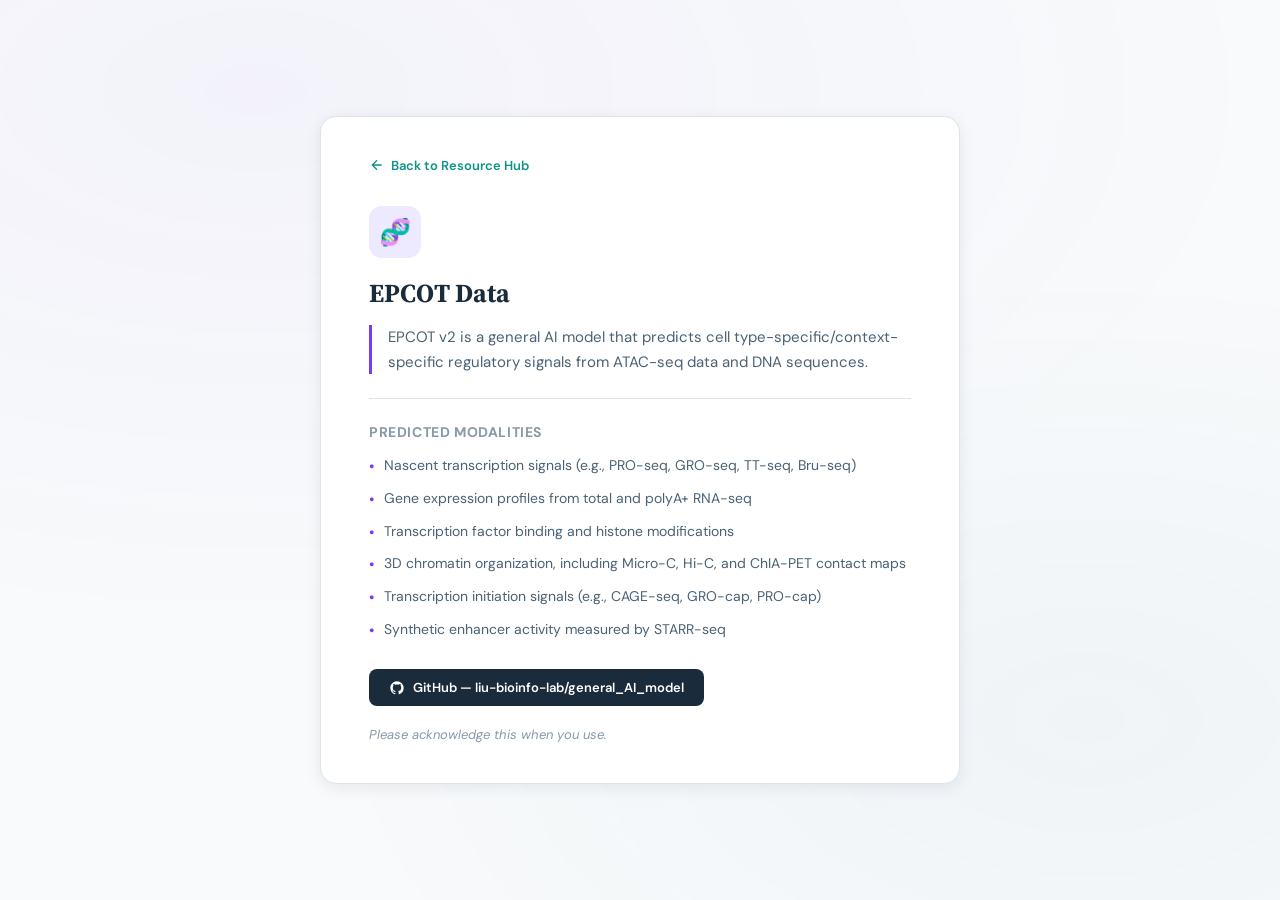
<file: epcot-data.html>
<!DOCTYPE html>
<html lang="en">
<head>
<meta charset="UTF-8">
<meta name="viewport" content="width=device-width, initial-scale=1.0">
<title>EPCOT Data | MAI-T1D</title>
<link href="https://fonts.googleapis.com/css2?family=Source+Serif+4:opsz,wght@8..60,400;8..60,600;8..60,700&family=DM+Sans:wght@400;500;600;700&family=IBM+Plex+Mono:wght@400;500&display=swap" rel="stylesheet">
<style>
:root {
  --bg: #f8fafb;
  --bg-white: #ffffff;
  --bg-subtle: #f0f4f6;
  --border: #dce4ea;
  --text: #1a2b3c;
  --text-secondary: #4a6274;
  --text-muted: #8899a8;
  --teal-600: #0d9488;
  --teal-500: #14b8a6;
  --teal-50: #f0fdfa;
  --violet-600: #7c3aed;
  --violet-100: #ede9fe;
  --shadow-sm: 0 1px 3px rgba(26,43,60,0.06);
  --shadow-md: 0 4px 16px rgba(26,43,60,0.08);
  --radius: 12px;
}
* { margin: 0; padding: 0; box-sizing: border-box; }
body {
  background: var(--bg);
  color: var(--text);
  font-family: 'DM Sans', sans-serif;
  min-height: 100vh;
  display: flex;
  flex-direction: column;
  align-items: center;
  justify-content: center;
  padding: 48px 20px;
  -webkit-font-smoothing: antialiased;
}
body::before {
  content: '';
  position: fixed; inset: 0; z-index: 0; pointer-events: none;
  background:
    radial-gradient(ellipse 80% 60% at 20% 10%, rgba(124,58,237,0.04), transparent),
    radial-gradient(ellipse 60% 50% at 85% 80%, rgba(37,99,160,0.04), transparent);
}
.card {
  position: relative; z-index: 1;
  background: var(--bg-white);
  border: 1px solid var(--border);
  border-radius: 16px;
  padding: 40px 48px;
  box-shadow: var(--shadow-md);
  max-width: 640px;
  width: 100%;
}
.back-btn {
  display: inline-flex;
  align-items: center;
  gap: 6px;
  font-size: 13px;
  font-weight: 600;
  color: var(--teal-600);
  text-decoration: none;
  margin-bottom: 32px;
}
.back-btn:hover { opacity: 0.75; }
.card-icon {
  width: 52px; height: 52px;
  background: var(--violet-100);
  border-radius: 13px;
  display: flex; align-items: center; justify-content: center;
  font-size: 26px;
  margin-bottom: 20px;
}
h1 {
  font-family: 'Source Serif 4', serif;
  font-size: 26px;
  font-weight: 700;
  color: var(--text);
  margin-bottom: 16px;
  line-height: 1.2;
}
.intro {
  font-size: 15px;
  color: var(--text-secondary);
  line-height: 1.65;
  margin-bottom: 24px;
  border-left: 3px solid var(--violet-600);
  padding-left: 16px;
}
.divider {
  border: none;
  border-top: 1px solid var(--border);
  margin: 24px 0;
}
h2 {
  font-family: 'DM Sans', sans-serif;
  font-size: 14px;
  font-weight: 700;
  color: var(--text-muted);
  text-transform: uppercase;
  letter-spacing: 0.6px;
  margin-bottom: 14px;
}
ul {
  list-style: none;
  display: flex;
  flex-direction: column;
  gap: 10px;
  margin-bottom: 28px;
}
ul li {
  display: flex;
  align-items: flex-start;
  gap: 10px;
  font-size: 14px;
  color: var(--text-secondary);
  line-height: 1.55;
}
ul li::before {
  content: '•';
  color: var(--violet-600);
  font-weight: 700;
  flex-shrink: 0;
  margin-top: 1px;
}
.github-link {
  display: inline-flex;
  align-items: center;
  gap: 8px;
  background: var(--text);
  color: #fff;
  text-decoration: none;
  padding: 10px 20px;
  border-radius: 8px;
  font-size: 13px;
  font-weight: 600;
  transition: opacity 0.2s;
}
.github-link:hover { opacity: 0.85; }
.github-link svg { width: 16px; height: 16px; }
</style>

<!-- ═══════ Microsoft Clarity ═══════ -->
<script type="text/javascript">
    (function(c,l,a,r,i,t,y){
        c[a]=c[a]||function(){(c[a].q=c[a].q||[]).push(arguments)};
        t=l.createElement(r);t.async=1;t.src="https://www.clarity.ms/tag/"+i;
        y=l.getElementsByTagName(r)[0];y.parentNode.insertBefore(t,y);
    })(window, document, "clarity", "script", "wt2guz9ppg");
</script>

<!-- Google tag (gtag.js) -->
<script async src="https://www.googletagmanager.com/gtag/js?id=G-SFHVYR3HSS"></script>
<script>
  window.dataLayer = window.dataLayer || [];
  function gtag(){dataLayer.push(arguments);}
  gtag('js', new Date());

  gtag('config', 'G-SFHVYR3HSS');
</script>

</head>
<body>
  <div class="card">
    <a class="back-btn" href="index.html">
      <svg width="16" height="16" viewBox="0 0 24 24" fill="none" stroke="currentColor" stroke-width="2"><path d="M19 12H5M12 5l-7 7 7 7"/></svg>
      Back to Resource Hub
    </a>

    <div class="card-icon">🧬</div>
    <h1>EPCOT Data</h1>

    <p class="intro">
      EPCOT v2 is a general AI model that predicts cell type-specific/context-specific regulatory signals from ATAC-seq data and DNA sequences.
    </p>

    <hr class="divider">

    <h2>Predicted Modalities</h2>
    <ul>
      <li>Nascent transcription signals (e.g., PRO-seq, GRO-seq, TT-seq, Bru-seq)</li>
      <li>Gene expression profiles from total and polyA+ RNA-seq</li>
      <li>Transcription factor binding and histone modifications</li>
      <li>3D chromatin organization, including Micro-C, Hi-C, and ChIA-PET contact maps</li>
      <li>Transcription initiation signals (e.g., CAGE-seq, GRO-cap, PRO-cap)</li>
      <li>Synthetic enhancer activity measured by STARR-seq</li>
    </ul>

    <a class="github-link" href="https://github.com/liu-bioinfo-lab/general_AI_model" target="_blank">
      <svg viewBox="0 0 24 24" fill="currentColor"><path d="M12 2C6.477 2 2 6.484 2 12.017c0 4.425 2.865 8.18 6.839 9.504.5.092.682-.217.682-.483 0-.237-.008-.868-.013-1.703-2.782.605-3.369-1.343-3.369-1.343-.454-1.158-1.11-1.466-1.11-1.466-.908-.62.069-.608.069-.608 1.003.07 1.531 1.032 1.531 1.032.892 1.53 2.341 1.088 2.91.832.092-.647.35-1.088.636-1.338-2.22-.253-4.555-1.113-4.555-4.951 0-1.093.39-1.988 1.029-2.688-.103-.253-.446-1.272.098-2.65 0 0 .84-.27 2.75 1.026A9.564 9.564 0 0112 6.844c.85.004 1.705.115 2.504.337 1.909-1.296 2.747-1.027 2.747-1.027.546 1.379.202 2.398.1 2.651.64.7 1.028 1.595 1.028 2.688 0 3.848-2.339 4.695-4.566 4.943.359.309.678.92.678 1.855 0 1.338-.012 2.419-.012 2.747 0 .268.18.58.688.482A10.019 10.019 0 0022 12.017C22 6.484 17.522 2 12 2z"/></svg>
      GitHub — liu-bioinfo-lab/general_AI_model
    </a>

    <p style="margin-top:20px; font-size:13px; color:var(--text-muted); font-style:italic;">
      Please acknowledge this when you use.
    </p>
  </div>
</body>
</html>
</file>
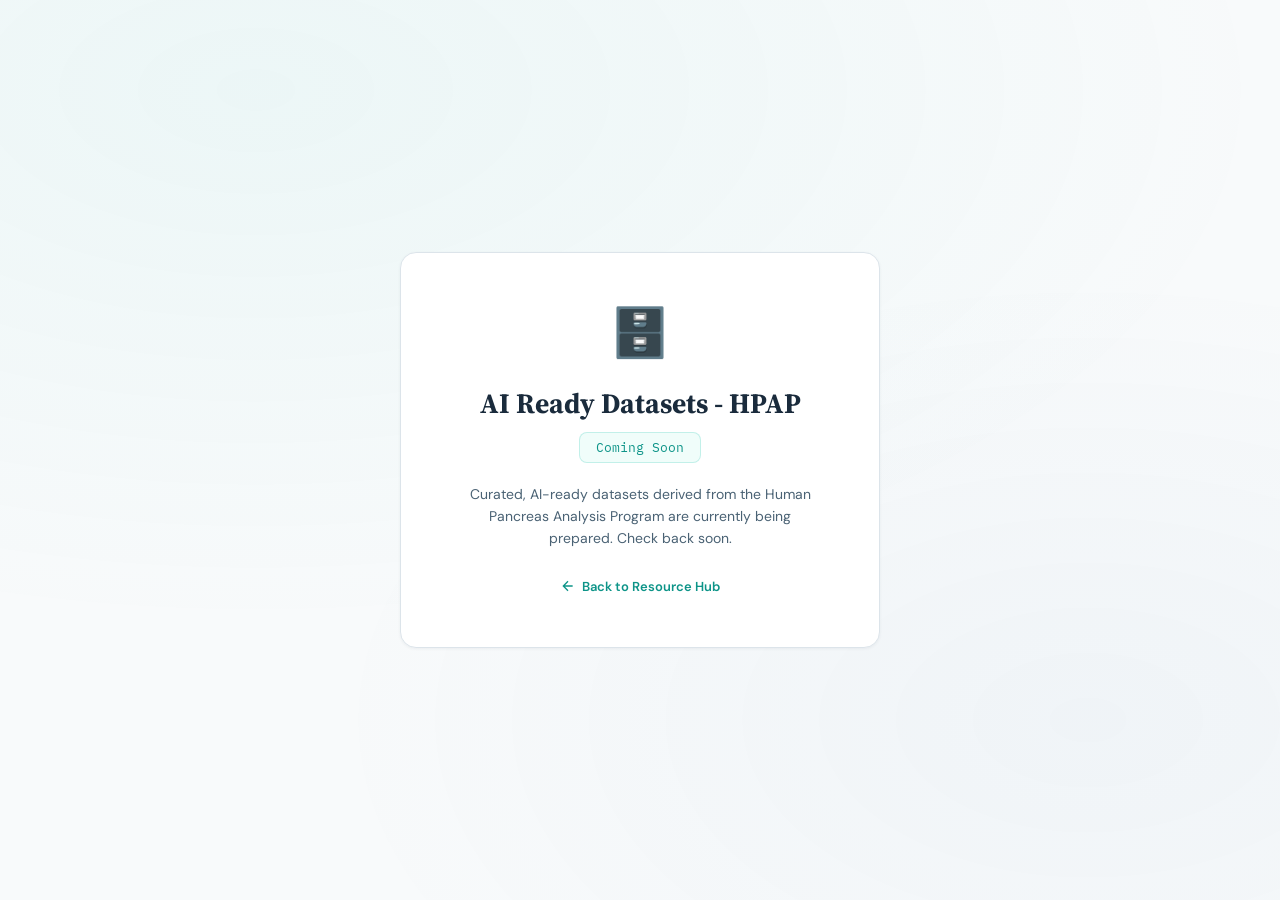
<file: hpap-datasets.html>
<!DOCTYPE html>
<html lang="en">
<head>
<meta charset="UTF-8">
<meta name="viewport" content="width=device-width, initial-scale=1.0">
<title>AI Ready Datasets - HPAP | MAI-T1D</title>
<link href="https://fonts.googleapis.com/css2?family=Source+Serif+4:opsz,wght@8..60,400;8..60,600;8..60,700&family=DM+Sans:wght@400;500;600;700&family=IBM+Plex+Mono:wght@400;500&display=swap" rel="stylesheet">
<style>
:root {
  --bg: #f8fafb;
  --bg-white: #ffffff;
  --border: #dce4ea;
  --text: #1a2b3c;
  --text-secondary: #4a6274;
  --text-muted: #8899a8;
  --teal-600: #0d9488;
  --teal-500: #14b8a6;
  --teal-50: #f0fdfa;
  --shadow-sm: 0 1px 3px rgba(26,43,60,0.06);
  --radius: 12px;
}
* { margin: 0; padding: 0; box-sizing: border-box; }
body {
  background: var(--bg);
  color: var(--text);
  font-family: 'DM Sans', sans-serif;
  min-height: 100vh;
  display: flex;
  flex-direction: column;
  align-items: center;
  justify-content: center;
  -webkit-font-smoothing: antialiased;
}
body::before {
  content: '';
  position: fixed; inset: 0; z-index: 0; pointer-events: none;
  background:
    radial-gradient(ellipse 80% 60% at 20% 10%, rgba(14,184,166,0.05), transparent),
    radial-gradient(ellipse 60% 50% at 85% 80%, rgba(37,99,160,0.04), transparent);
}
.card {
  position: relative; z-index: 1;
  background: var(--bg-white);
  border: 1px solid var(--border);
  border-radius: 16px;
  padding: 48px 56px;
  text-align: center;
  box-shadow: var(--shadow-sm);
  max-width: 480px;
  width: 90%;
}
.icon {
  font-size: 48px;
  margin-bottom: 20px;
}
h1 {
  font-family: 'Source Serif 4', serif;
  font-size: 28px;
  font-weight: 700;
  color: var(--text);
  margin-bottom: 10px;
}
.sub {
  font-family: 'IBM Plex Mono', monospace;
  font-size: 13px;
  color: var(--teal-600);
  background: var(--teal-50);
  border: 1px solid rgba(14,184,166,0.2);
  border-radius: 8px;
  padding: 6px 16px;
  display: inline-block;
  margin-bottom: 20px;
}
p {
  font-size: 14px;
  color: var(--text-secondary);
  line-height: 1.6;
  margin-bottom: 28px;
}
a {
  display: inline-flex;
  align-items: center;
  gap: 6px;
  font-size: 13px;
  font-weight: 600;
  color: var(--teal-600);
  text-decoration: none;
}
a:hover { opacity: 0.75; }
</style>

<!-- ═══════ Microsoft Clarity ═══════ -->
<script type="text/javascript">
    (function(c,l,a,r,i,t,y){
        c[a]=c[a]||function(){(c[a].q=c[a].q||[]).push(arguments)};
        t=l.createElement(r);t.async=1;t.src="https://www.clarity.ms/tag/"+i;
        y=l.getElementsByTagName(r)[0];y.parentNode.insertBefore(t,y);
    })(window, document, "clarity", "script", "wt2guz9ppg");
</script>

<!-- Google tag (gtag.js) -->
<script async src="https://www.googletagmanager.com/gtag/js?id=G-SFHVYR3HSS"></script>
<script>
  window.dataLayer = window.dataLayer || [];
  function gtag(){dataLayer.push(arguments);}
  gtag('js', new Date());

  gtag('config', 'G-SFHVYR3HSS');
</script>

</head>
<body>
  <div class="card">
    <div class="icon">🗄️</div>
    <h1>AI Ready Datasets - HPAP</h1>
    <div class="sub">Coming Soon</div>
    <p>Curated, AI-ready datasets derived from the Human Pancreas Analysis Program are currently being prepared. Check back soon.</p>
    <a href="index.html">
      <svg width="16" height="16" viewBox="0 0 24 24" fill="none" stroke="currentColor" stroke-width="2"><path d="M19 12H5M12 5l-7 7 7 7"/></svg>
      Back to Resource Hub
    </a>
  </div>
</body>
</html>
</file>
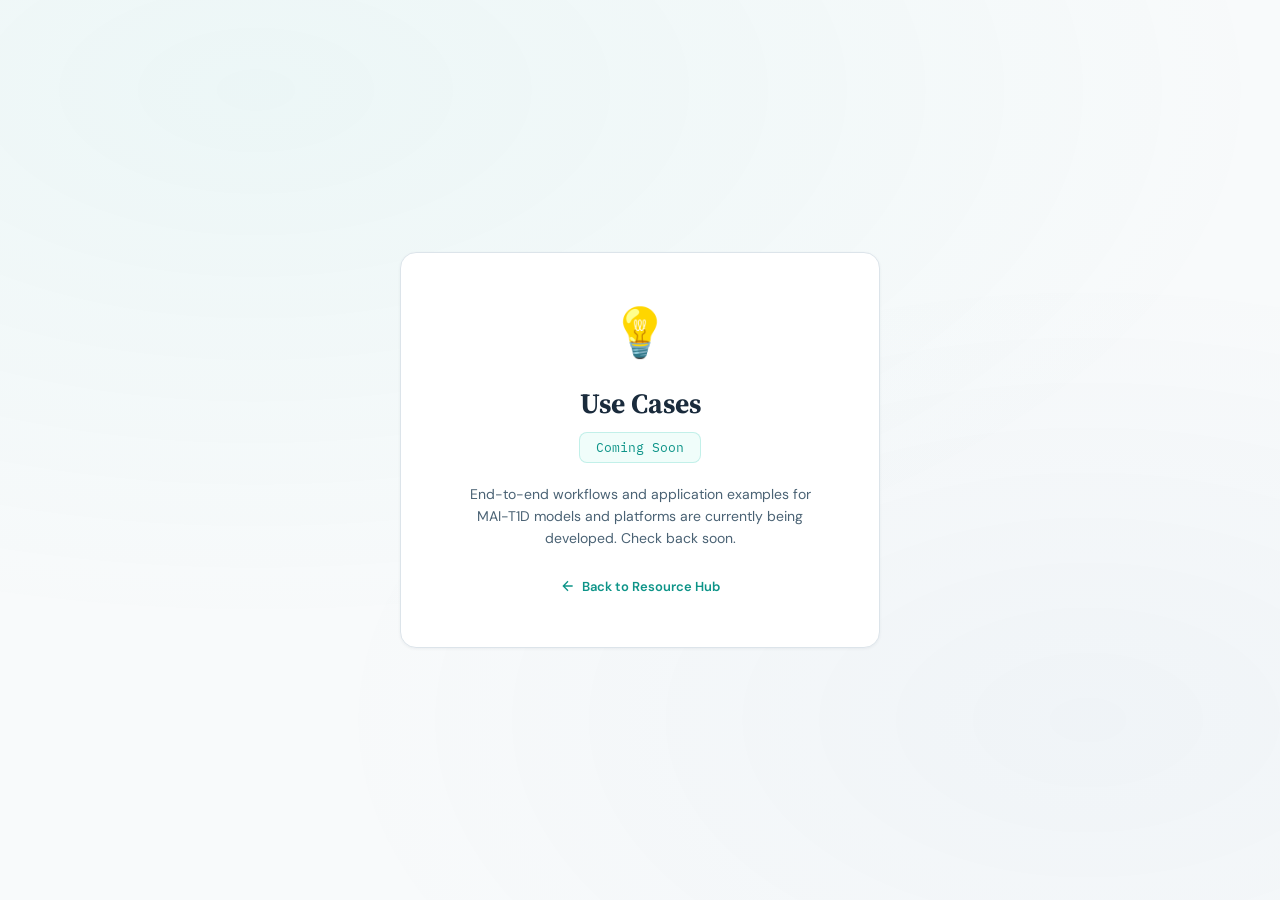
<file: use-cases.html>
<!DOCTYPE html>
<html lang="en">
<head>
<meta charset="UTF-8">
<meta name="viewport" content="width=device-width, initial-scale=1.0">
<title>Use Cases | MAI-T1D</title>
<link href="https://fonts.googleapis.com/css2?family=Source+Serif+4:opsz,wght@8..60,400;8..60,600;8..60,700&family=DM+Sans:wght@400;500;600;700&family=IBM+Plex+Mono:wght@400;500&display=swap" rel="stylesheet">
<style>
:root {
  --bg: #f8fafb;
  --bg-white: #ffffff;
  --border: #dce4ea;
  --text: #1a2b3c;
  --text-secondary: #4a6274;
  --text-muted: #8899a8;
  --teal-600: #0d9488;
  --teal-500: #14b8a6;
  --teal-50: #f0fdfa;
  --shadow-sm: 0 1px 3px rgba(26,43,60,0.06);
  --radius: 12px;
}
* { margin: 0; padding: 0; box-sizing: border-box; }
body {
  background: var(--bg);
  color: var(--text);
  font-family: 'DM Sans', sans-serif;
  min-height: 100vh;
  display: flex;
  flex-direction: column;
  align-items: center;
  justify-content: center;
  -webkit-font-smoothing: antialiased;
}
body::before {
  content: '';
  position: fixed; inset: 0; z-index: 0; pointer-events: none;
  background:
    radial-gradient(ellipse 80% 60% at 20% 10%, rgba(14,184,166,0.05), transparent),
    radial-gradient(ellipse 60% 50% at 85% 80%, rgba(37,99,160,0.04), transparent);
}
.card {
  position: relative; z-index: 1;
  background: var(--bg-white);
  border: 1px solid var(--border);
  border-radius: 16px;
  padding: 48px 56px;
  text-align: center;
  box-shadow: var(--shadow-sm);
  max-width: 480px;
  width: 90%;
}
.icon {
  font-size: 48px;
  margin-bottom: 20px;
}
h1 {
  font-family: 'Source Serif 4', serif;
  font-size: 28px;
  font-weight: 700;
  color: var(--text);
  margin-bottom: 10px;
}
.sub {
  font-family: 'IBM Plex Mono', monospace;
  font-size: 13px;
  color: var(--teal-600);
  background: var(--teal-50);
  border: 1px solid rgba(14,184,166,0.2);
  border-radius: 8px;
  padding: 6px 16px;
  display: inline-block;
  margin-bottom: 20px;
}
p {
  font-size: 14px;
  color: var(--text-secondary);
  line-height: 1.6;
  margin-bottom: 28px;
}
a {
  display: inline-flex;
  align-items: center;
  gap: 6px;
  font-size: 13px;
  font-weight: 600;
  color: var(--teal-600);
  text-decoration: none;
}
a:hover { opacity: 0.75; }
</style>

<!-- ═══════ Microsoft Clarity ═══════ -->
<script type="text/javascript">
    (function(c,l,a,r,i,t,y){
        c[a]=c[a]||function(){(c[a].q=c[a].q||[]).push(arguments)};
        t=l.createElement(r);t.async=1;t.src="https://www.clarity.ms/tag/"+i;
        y=l.getElementsByTagName(r)[0];y.parentNode.insertBefore(t,y);
    })(window, document, "clarity", "script", "wt2guz9ppg");
</script>

<!-- Google tag (gtag.js) -->
<script async src="https://www.googletagmanager.com/gtag/js?id=G-SFHVYR3HSS"></script>
<script>
  window.dataLayer = window.dataLayer || [];
  function gtag(){dataLayer.push(arguments);}
  gtag('js', new Date());

  gtag('config', 'G-SFHVYR3HSS');
</script>

</head>
<body>
  <div class="card">
    <div class="icon">💡</div>
    <h1>Use Cases</h1>
    <div class="sub">Coming Soon</div>
    <p>End-to-end workflows and application examples for MAI-T1D models and platforms are currently being developed. Check back soon.</p>
    <a href="index.html">
      <svg width="16" height="16" viewBox="0 0 24 24" fill="none" stroke="currentColor" stroke-width="2"><path d="M19 12H5M12 5l-7 7 7 7"/></svg>
      Back to Resource Hub
    </a>
  </div>
</body>
</html>
</file>
